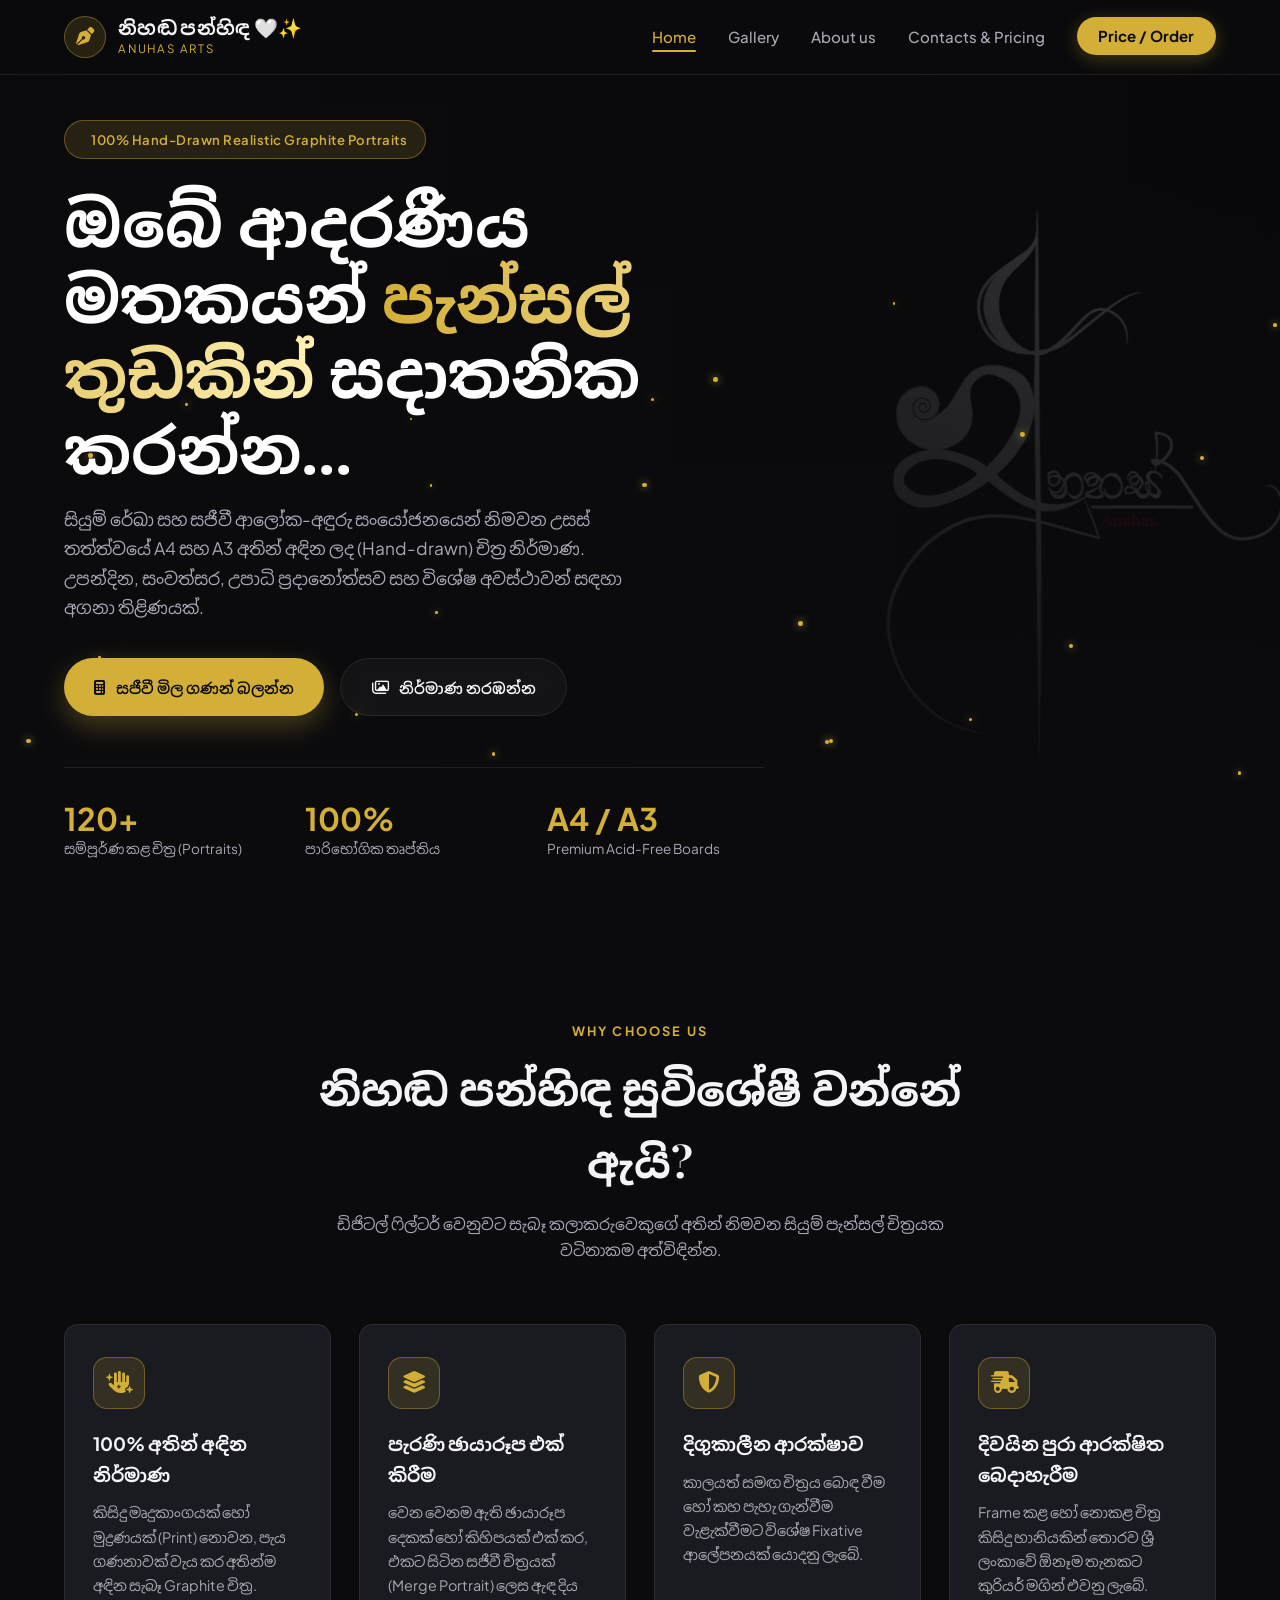
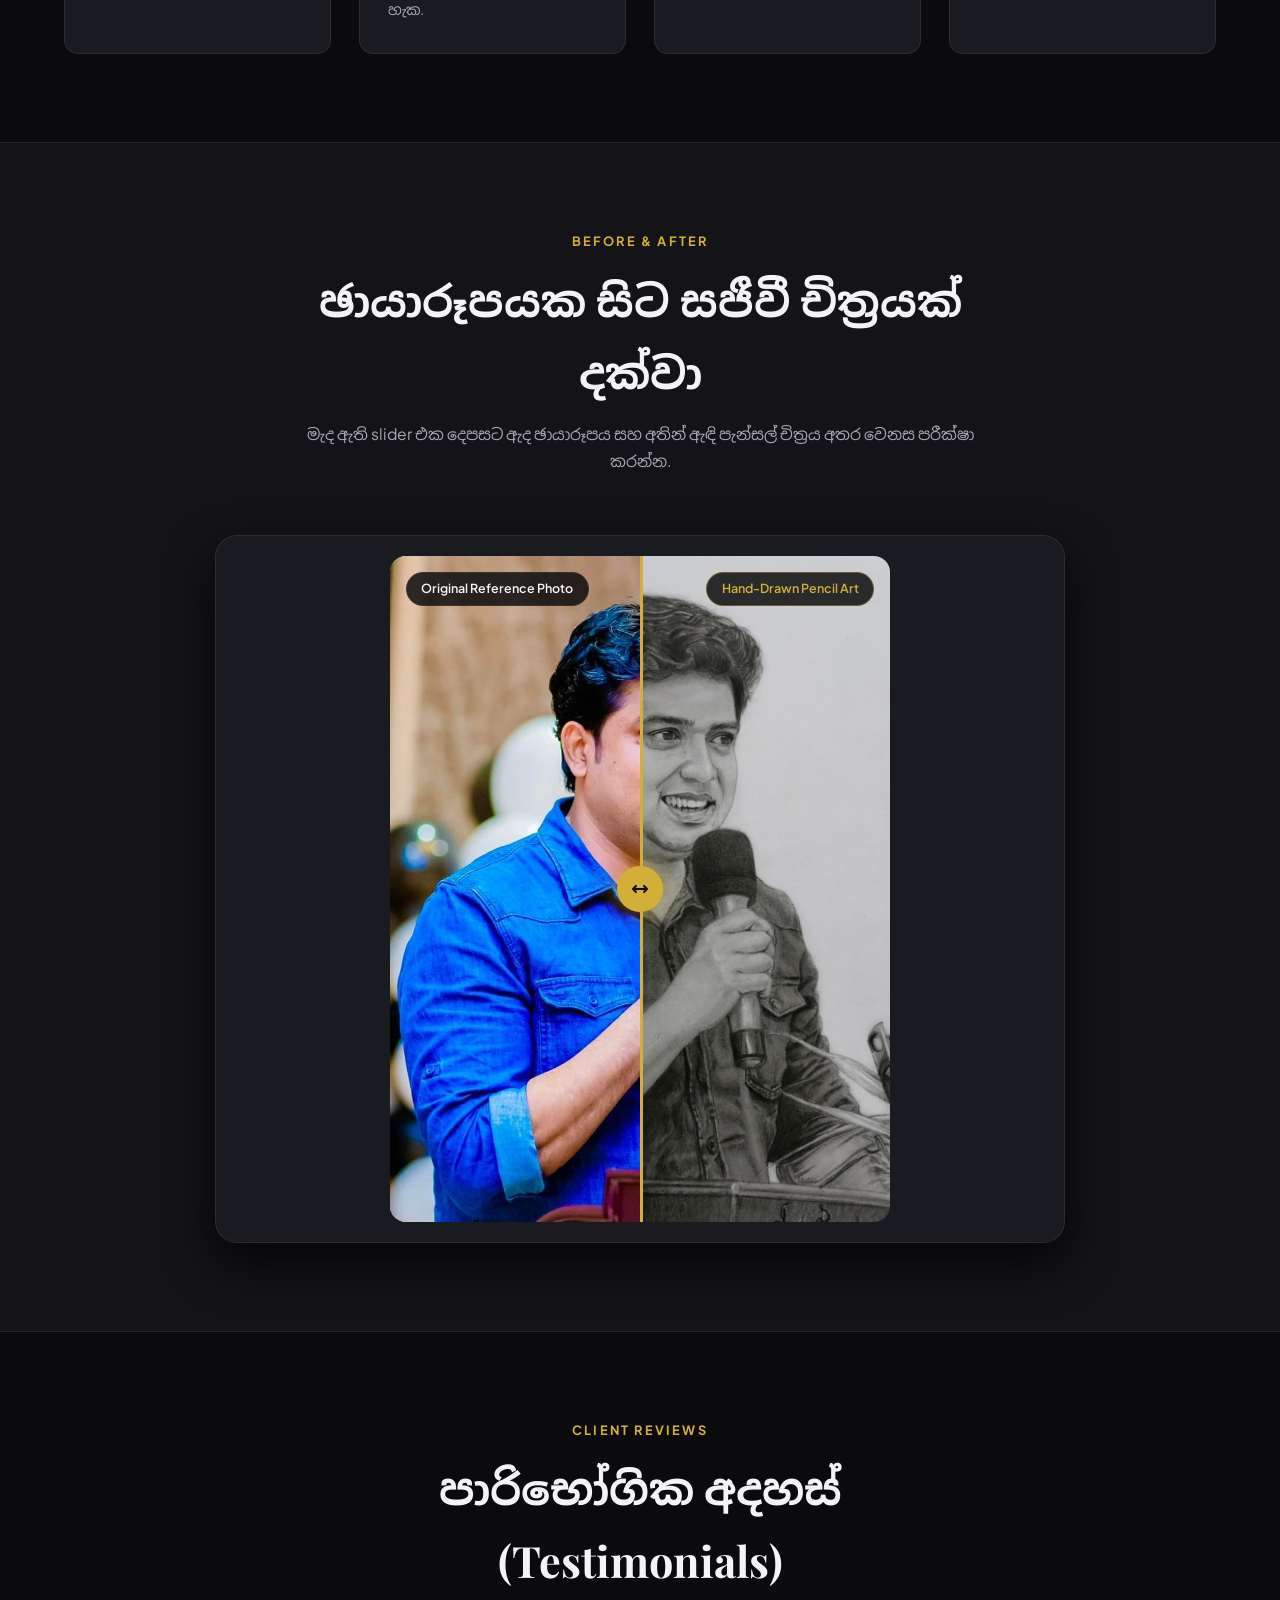
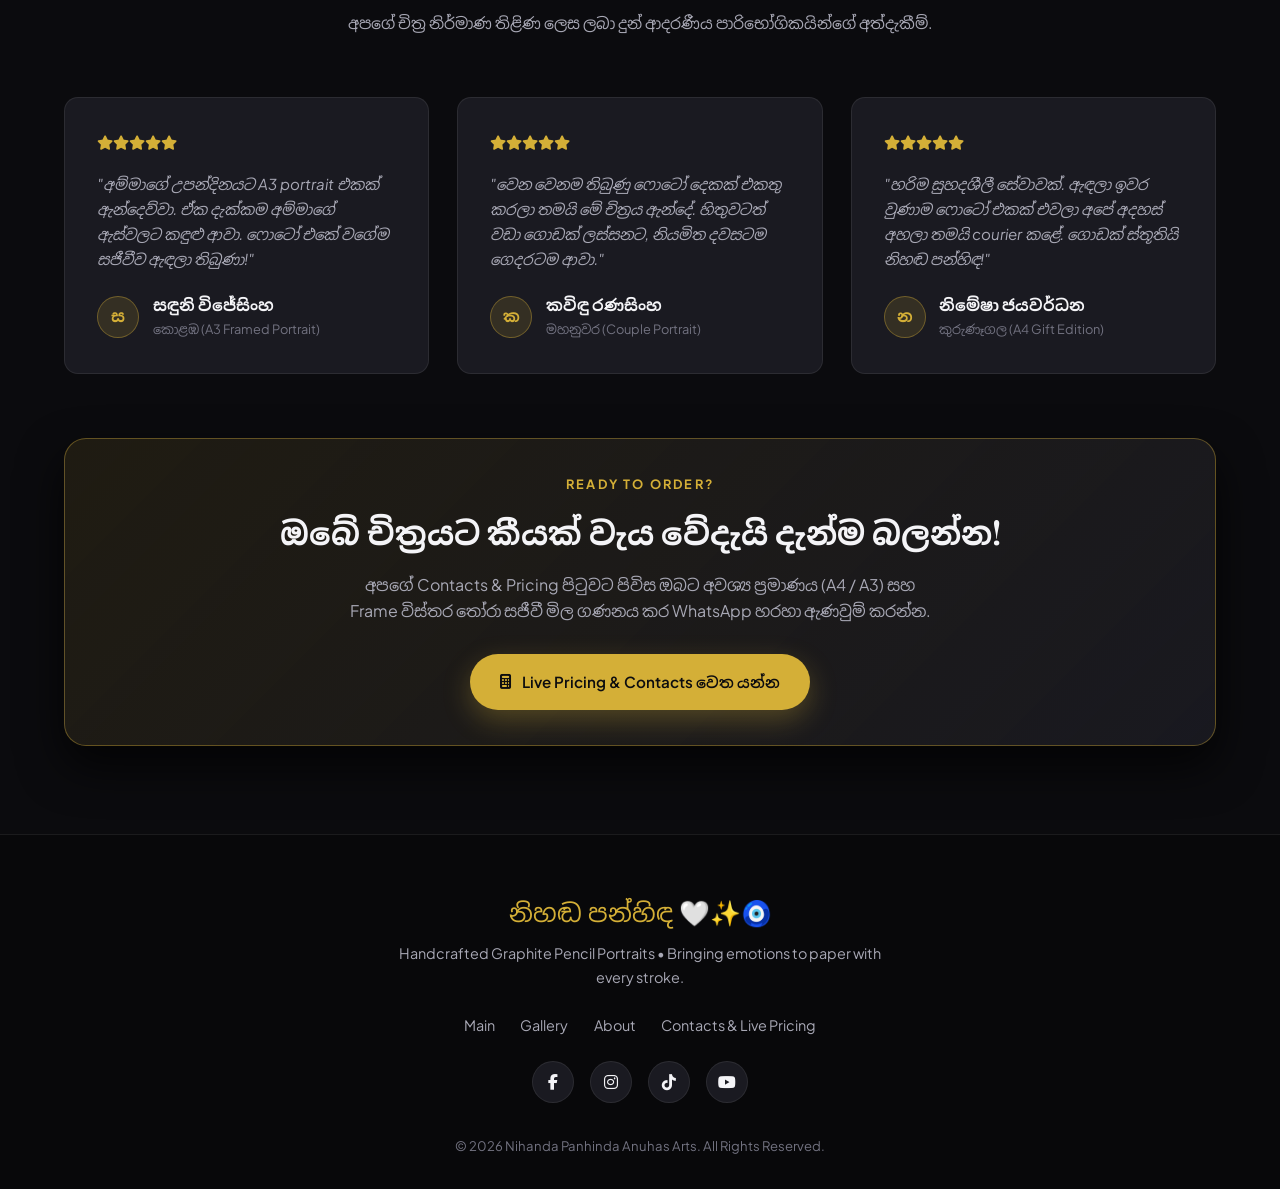
<file: nihanda-panhinda-advanced/index.html>
<!DOCTYPE html>
<html lang="si">
<head>
  <meta charset="UTF-8" />
  <meta name="viewport" content="width=device-width, initial-scale=1.0" />
  <link rel="preconnect" href="https://fonts.googleapis.com">
  <link rel="preconnect" href="https://fonts.gstatic.com" crossorigin>
  <link href="https://fonts.googleapis.com/css2?family=Noto+Sans+Sinhala:wght@400;500;600;700&family=Playfair+Display:wght@600;700&family=Plus+Jakarta+Sans:wght@400;500;600;700&display=swap" rel="stylesheet">
  <link rel="stylesheet" href="https://cdnjs.cloudflare.com/ajax/libs/font-awesome/6.5.1/css/all.min.css" />
  <link rel="stylesheet" href="style.css" />
  <title>Main | නිහඬ පන්හිඳ - Nihanda Panhinda Arts</title>
</head>
<body>

  <div class="scroll-progress" id="scrollProgress"></div>
  <header class="navbar" id="navbar">
    <div class="container nav-container">
      <a href="index.html" class="brand">
        <div class="brand-icon">
          <i class="fa-solid fa-pen-nib"></i>
        </div>
        <div class="brand-text">
          <h1>නිහඬ පන්හිඳ 🤍✨</h1>
          <span>Anuhas Arts</span>
        </div>
      </a>

      <button class="mobile-menu-btn" id="menuBtn" aria-label="Menu">
        <i class="fa-solid fa-bars"></i>
      </button>

      <ul class="nav-links" id="navLinks">
        <li><a href="index.html" class="active">Home</a></li>
        <li><a href="gallery.html" class="">Gallery</a></li>
        <li><a href="about.html" class="">About us</a></li>
        <li><a href="contacts.html" class="">Contacts &amp; Pricing</a></li>
        <li><a href="contacts.html#pricing" class="nav-cta">Price / Order</a></li>
      </ul>
    </div>
  </header>

  <main>
    <!-- Hero Section with Ambient Gold Dust Particles -->
    <section class="hero">
      <div class="particles-layer" id="particlesLayer"></div>
      <div class="container">
        <div class="hero-content">
          <div class="hero-badge">
            <i class="fa-solid fa-sparkles"></i>
            <span>100% Hand-Drawn Realistic Graphite Portraits</span>
          </div>

          <h2 class="hero-title">
            ඔබේ ආදරණීය මතකයන් <span>පැන්සල් තුඩකින්</span> සදාතනික කරන්න...
          </h2>

          <p class="hero-subtitle">
            සියුම් රේඛා සහ සජීවී ආලෝක-අඳුරු සංයෝජනයෙන් නිමවන උසස් තත්ත්වයේ A4 සහ A3 අතින් අඳින ලද (Hand-drawn) චිත්‍ර නිර්මාණ. උපන්දින, සංවත්සර, උපාධි ප්‍රදානෝත්සව සහ විශේෂ අවස්ථාවන් සඳහා අගනා තිළිණයක්.
          </p>

          <div class="hero-buttons">
            <a href="contacts.html#pricing" class="btn btn-primary">
              <i class="fa-solid fa-calculator"></i> සජීවී මිල ගණන් බලන්න
            </a>
            <a href="gallery.html" class="btn btn-outline">
              <i class="fa-regular fa-images"></i> නිර්මාණ නරඹන්න
            </a>
          </div>

          <div class="hero-stats">
            <div class="stat-item">
              <h3 class="counter" data-target="120">0+</h3>
              <p>සම්පූර්ණ කළ චිත්‍ර (Portraits)</p>
            </div>
            <div class="stat-item">
              <h3 class="counter" data-target="100">0%</h3>
              <p>පාරිභෝගික තෘප්තිය</p>
            </div>
            <div class="stat-item">
              <h3>A4 / A3</h3>
              <p>Premium Acid-Free Boards</p>
            </div>
          </div>
        </div>
      </div>
    </section>

    <!-- Why Choose Nihanda Panhinda (Rich Animated Content) -->
    <section>
      <div class="container">
        <div class="section-header reveal">
          <span class="section-tag">Why Choose Us</span>
          <h2>නිහඬ පන්හිඳ සුවිශේෂී වන්නේ ඇයි?</h2>
          <p>ඩිජිටල් ෆිල්ටර් වෙනුවට සැබෑ කලාකරුවෙකුගේ අතින් නිමවන සියුම් පැන්සල් චිත්‍රයක වටිනාකම අත්විඳින්න.</p>
        </div>

        <div class="features-grid">
          <div class="feature-box reveal delay-1">
            <div class="feature-icon"><i class="fa-solid fa-hand-sparkles"></i></div>
            <h3>100% අතින් අඳින නිර්මාණ</h3>
            <p>කිසිදු මෘදුකාංගයක් හෝ මුද්‍රණයක් (Print) නොවන, පැය ගණනාවක් වැය කර අතින්ම අඳින සැබෑ Graphite චිත්‍ර.</p>
          </div>

          <div class="feature-box reveal delay-2">
            <div class="feature-icon"><i class="fa-solid fa-layer-group"></i></div>
            <h3>පැරණි ඡායාරූප එක් කිරීම</h3>
            <p>වෙන වෙනම ඇති ඡායාරූප දෙකක් හෝ කිහිපයක් එක් කර, එකට සිටින සජීවී චිත්‍රයක් (Merge Portrait) ලෙස ඇඳ දිය හැක.</p>
          </div>

          <div class="feature-box reveal delay-3">
            <div class="feature-icon"><i class="fa-solid fa-shield-halved"></i></div>
            <h3>දිගුකාලීන ආරක්ෂාව</h3>
            <p>කාලයත් සමඟ චිත්‍රය බොඳ වීම හෝ කහ පැහැ ගැන්වීම වැළැක්වීමට විශේෂ Fixative ආලේපනයක් යොදනු ලැබේ.</p>
          </div>

          <div class="feature-box reveal delay-4">
            <div class="feature-icon"><i class="fa-solid fa-truck-fast"></i></div>
            <h3>දිවයින පුරා ආරක්ෂිත බෙදාහැරීම</h3>
            <p>Frame කළ හෝ නොකළ චිත්‍ර කිසිදු හානියකින් තොරව ශ්‍රී ලංකාවේ ඕනෑම තැනකට කුරියර් මගින් එවනු ලැබේ.</p>
          </div>
        </div>
      </div>
    </section>

    <!-- Before & After Interactive Comparison -->
    <section class="section-alt">
      <div class="container">
        <div class="section-header reveal">
          <span class="section-tag">Before &amp; After</span>
          <h2>ඡායාරූපයක සිට සජීවී චිත්‍රයක් දක්වා</h2>
          <p>මැද ඇති slider එක දෙපසට ඇද ඡායාරූපය සහ අතින් ඇඳි පැන්සල් චිත්‍රය අතර වෙනස පරීක්ෂා කරන්න.</p>
        </div>

        <div class="comparison-wrapper reveal reveal-scale">
          <div class="ba-container" id="baContainer" style="position: relative; width: 100%; max-width: 500px; aspect-ratio: 3 / 4; height: auto; margin: 0 auto; background: #141418; border-radius: 16px; overflow: hidden;">
  
  <!-- After Image (ඔයා ඇඳපු චිත්‍රය - යටින් ඇති layer එක) -->
  <img src="assets/after.jpg" alt="Hand-Drawn Pencil Art" 
       style="position: absolute; inset: 0; width: 100%; height: 100%; object-fit: cover; object-position: top; display: block;">
  <span class="ba-badge badge-right">Hand-Drawn Pencil Art</span>

  <!-- Before Image (මුල් ඡායාරූපය - උඩින් ඇති layer එක, clip-path මගින් කැපේ) -->
  <img id="baBeforeImg" src="assets/before.jpg" alt="Original Photo" 
       style="position: absolute; inset: 0; width: 100%; height: 100%; object-fit: cover; object-position: top; display: block; clip-path: inset(0 50% 0 0);">
  <span class="ba-badge badge-left">Original Reference Photo</span>

  <!-- මැද රන්වන් බෙදුම් රේඛාව සහ Handle එක -->
  <div id="baLine" style="position: absolute; top: 0; bottom: 0; left: 50%; width: 3px; background: #d4af37; pointer-events: none; z-index: 5;"></div>
  <div class="ba-handle" id="baHandle" style="left: 50%;">
    <i class="fa-solid fa-arrows-left-right"></i>
  </div>

  <input type="range" min="5" max="95" value="50" class="ba-slider-range" id="baSlider" aria-label="Before and after comparison slider">
</div>
        </div>
      </div>
    </section>

    <!-- Client Testimonials -->
    <section>
      <div class="container">
        <div class="section-header reveal">
          <span class="section-tag">Client Reviews</span>
          <h2>පාරිභෝගික අදහස් (Testimonials)</h2>
          <p>අපගේ චිත්‍ර නිර්මාණ තිළිණ ලෙස ලබා දුන් ආදරණීය පාරිභෝගිකයින්ගේ අත්දැකීම්.</p>
        </div>

        <div class="testimonials-grid">
          <div class="testimonial-card reveal delay-1">
            <div class="stars">
              <i class="fa-solid fa-star"></i><i class="fa-solid fa-star"></i><i class="fa-solid fa-star"></i><i class="fa-solid fa-star"></i><i class="fa-solid fa-star"></i>
            </div>
            <p>"අම්මාගේ උපන්දිනයට A3 portrait එකක් ඇන්දෙව්වා. ඒක දැක්කම අම්මාගේ ඇස්වලට කඳුළු ආවා. ෆොටෝ එකේ වගේම සජීවීව ඇඳලා තිබුණා!"</p>
            <div class="client-meta">
              <div class="client-avatar">ස</div>
              <div>
                <strong>සඳුනි විජේසිංහ</strong>
                <span style="display: block; font-size: 0.8rem; color: var(--text-muted);">කොළඹ (A3 Framed Portrait)</span>
              </div>
            </div>
          </div>

          <div class="testimonial-card reveal delay-2">
            <div class="stars">
              <i class="fa-solid fa-star"></i><i class="fa-solid fa-star"></i><i class="fa-solid fa-star"></i><i class="fa-solid fa-star"></i><i class="fa-solid fa-star"></i>
            </div>
            <p>"වෙන වෙනම තිබුණු ෆොටෝ දෙකක් එකතු කරලා තමයි මේ චිත්‍රය ඇන්දේ. හිතුවටත් වඩා ගොඩක් ලස්සනට, නියමිත දවසටම ගෙදරටම ආවා."</p>
            <div class="client-meta">
              <div class="client-avatar">ක</div>
              <div>
                <strong>කවිඳු රණසිංහ</strong>
                <span style="display: block; font-size: 0.8rem; color: var(--text-muted);">මහනුවර (Couple Portrait)</span>
              </div>
            </div>
          </div>

          <div class="testimonial-card reveal delay-3">
            <div class="stars">
              <i class="fa-solid fa-star"></i><i class="fa-solid fa-star"></i><i class="fa-solid fa-star"></i><i class="fa-solid fa-star"></i><i class="fa-solid fa-star"></i>
            </div>
            <p>"හරිම සුහදශීලී සේවාවක්. ඇඳලා ඉවර වුණාම ෆොටෝ එකක් එවලා අපේ අදහස් අහලා තමයි courier කළේ. ගොඩක් ස්තූතියි නිහඬ පන්හිඳ!"</p>
            <div class="client-meta">
              <div class="client-avatar">න</div>
              <div>
                <strong>නිමේෂා ජයවර්ධන</strong>
                <span style="display: block; font-size: 0.8rem; color: var(--text-muted);">කුරුණෑගල (A4 Gift Edition)</span>
              </div>
            </div>
          </div>
        </div>

        <!-- Call to Action Banner directing to Contacts / Live Pricing Page -->
        <div class="info-card reveal" style="margin-top: 4rem; text-align: center; border-color: var(--border-gold); background: linear-gradient(135deg, rgba(212, 175, 55, 0.1), rgba(26, 26, 33, 0.95));">
          <span class="section-tag">Ready to Order?</span>
          <h2 style="font-family: 'Playfair Display', 'Noto Sans Sinhala', serif; font-size: 2rem; margin-bottom: 0.8rem;">
            ඔබේ චිත්‍රයට කීයක් වැය වේදැයි දැන්ම බලන්න!
          </h2>
          <p style="color: var(--text-secondary); max-width: 600px; margin: 0 auto 1.8rem;">
            අපගේ Contacts &amp; Pricing පිටුවට පිවිස ඔබට අවශ්‍ය ප්‍රමාණය (A4 / A3) සහ Frame විස්තර තෝරා සජීවී මිල ගණනය කර WhatsApp හරහා ඇණවුම් කරන්න.
          </p>
          <a href="contacts.html#pricing" class="btn btn-primary">
            <i class="fa-solid fa-calculator"></i> Live Pricing &amp; Contacts වෙත යන්න
          </a>
        </div>
      </div>
    </section>
  </main>

  <footer>
    <div class="container">
      <div class="footer-brand">නිහඬ පන්හිඳ 🤍✨🧿</div>
      <p class="footer-text">
        Handcrafted Graphite Pencil Portraits • Bringing emotions to paper with every stroke.
      </p>
      <div class="footer-nav">
        <a href="index.html">Main</a>
        <a href="gallery.html">Gallery</a>
        <a href="about.html">About</a>
        <a href="contacts.html">Contacts &amp; Live Pricing</a>
      </div>
      <div class="social-links">
        <a href="https://www.facebook.com/s.srianuhas.26" aria-label="Facebook"><i class="fa-brands fa-facebook-f"></i></a>
        <a href="https://www.instagram.com/s.srianuhasofficial" aria-label="Instagram"><i class="fa-brands fa-instagram"></i></a>
        <a href="https://www.tiktok.com/@s.srianuhasofficial" aria-label="TikTok"><i class="fa-brands fa-tiktok"></i></a>
        <a href="#" aria-label="YouTube"><i class="fa-brands fa-youtube"></i></a>
      </div>
      <p class="copyright">&copy; 2026 Nihanda Panhinda Anuhas Arts. All Rights Reserved.</p>
    </div>
  </footer>

  <script src="script.js"></script>
</body>
</html>
</file>
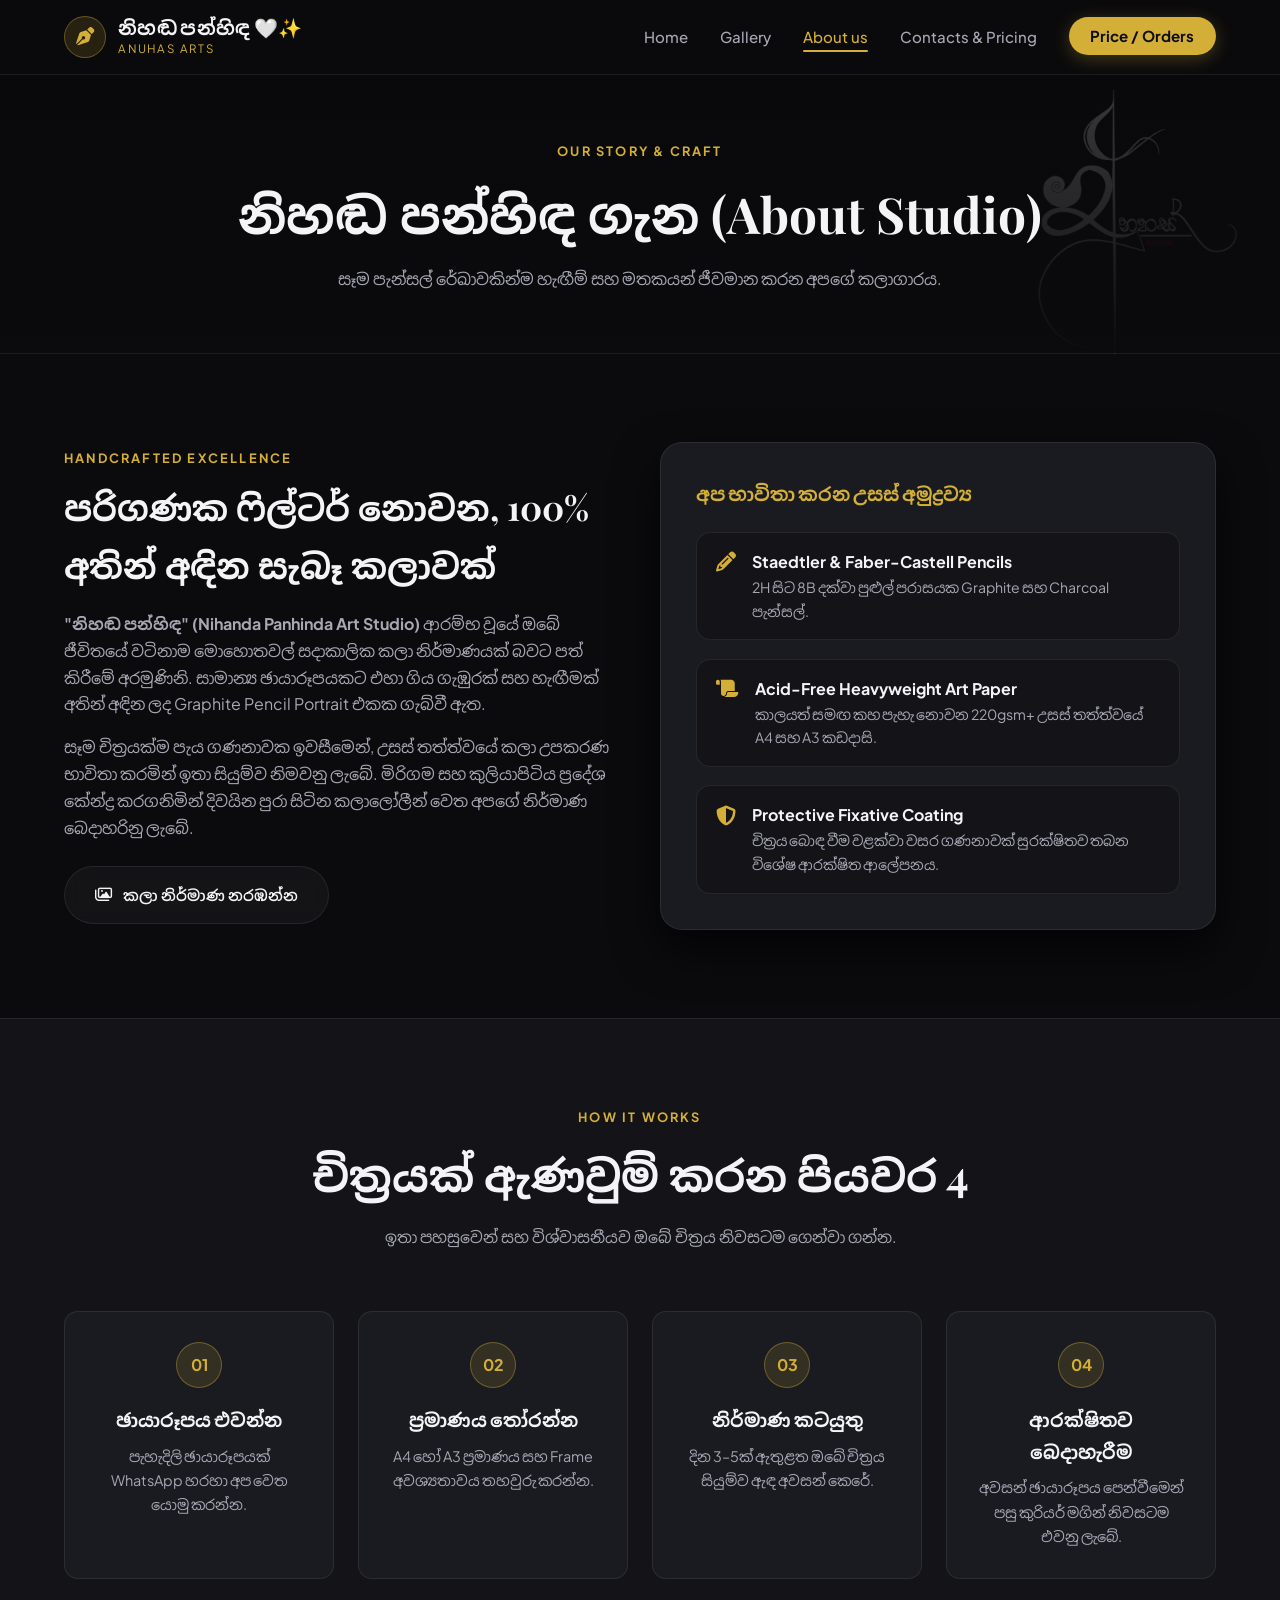
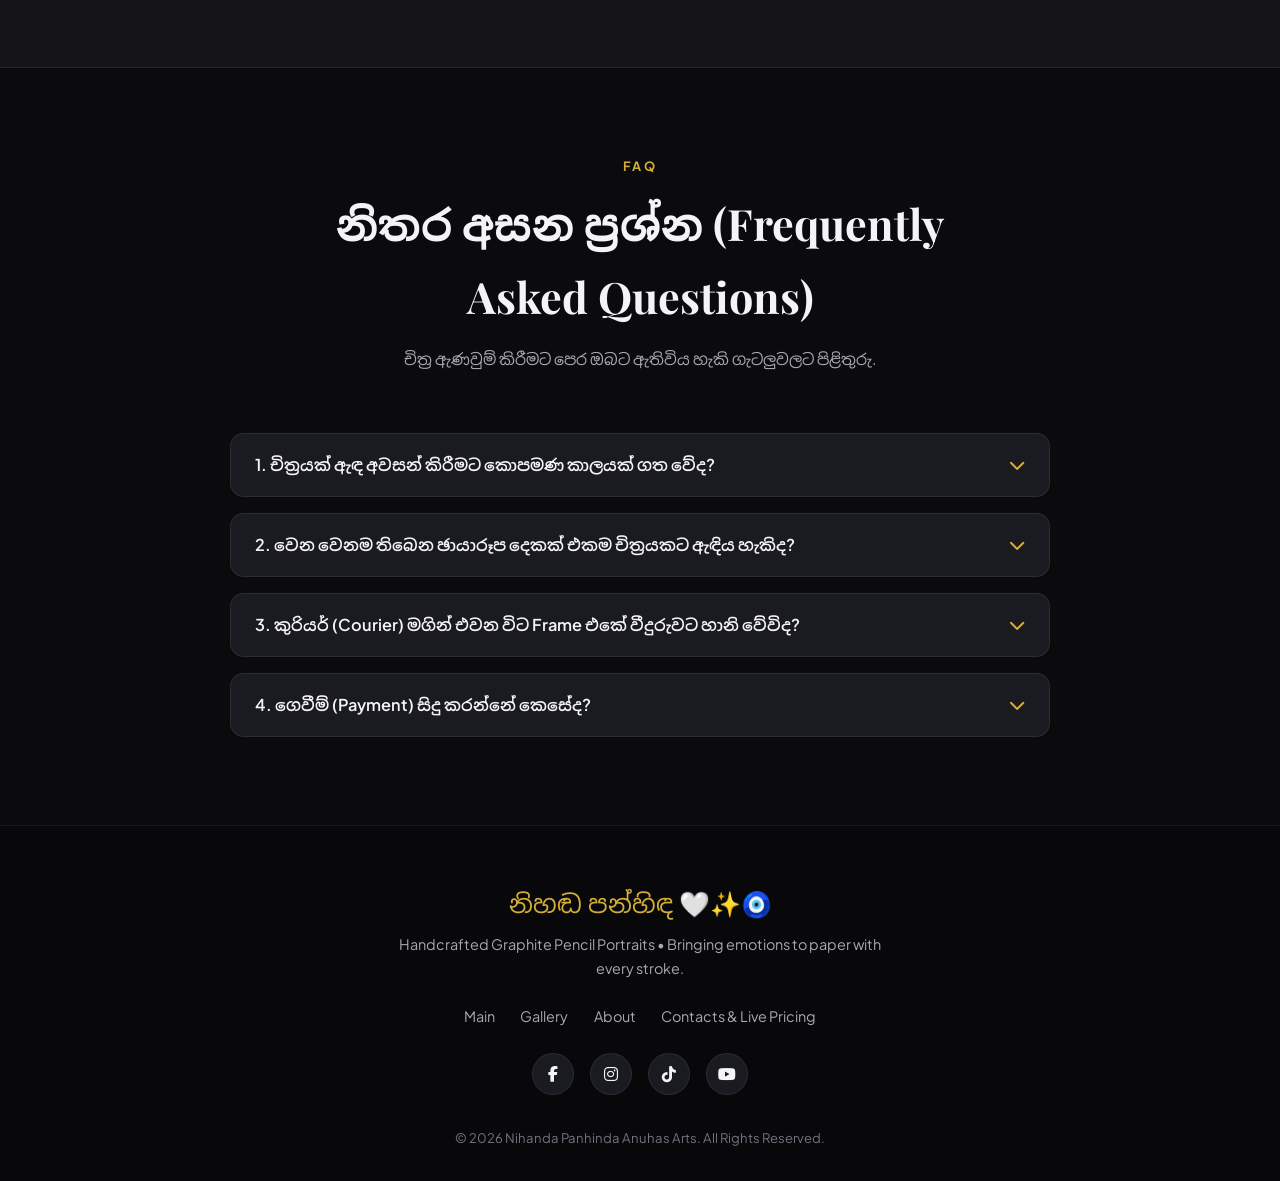
<file: nihanda-panhinda-advanced/about.html>
<!DOCTYPE html>
<html lang="si">
<head>
  <meta charset="UTF-8" />
  <meta name="viewport" content="width=device-width, initial-scale=1.0" />
  <link rel="preconnect" href="https://fonts.googleapis.com">
  <link rel="preconnect" href="https://fonts.gstatic.com" crossorigin>
  <link href="https://fonts.googleapis.com/css2?family=Noto+Sans+Sinhala:wght@400;500;600;700&family=Playfair+Display:wght@600;700&family=Plus+Jakarta+Sans:wght@400;500;600;700&display=swap" rel="stylesheet">
  <link rel="stylesheet" href="https://cdnjs.cloudflare.com/ajax/libs/font-awesome/6.5.1/css/all.min.css" />
  <link rel="stylesheet" href="style.css" />
  <title>About | නිහඬ පන්හිඳ - අප ගැන</title>
</head>
<body>

  <div class="scroll-progress" id="scrollProgress"></div>
  <header class="navbar" id="navbar">
    <div class="container nav-container">
      <a href="index.html" class="brand">
        <div class="brand-icon">
          <i class="fa-solid fa-pen-nib"></i>
        </div>
        <div class="brand-text">
          <h1>නිහඬ පන්හිඳ 🤍✨</h1>
          <span>Anuhas Arts</span>
        </div>
      </a>

      <button class="mobile-menu-btn" id="menuBtn" aria-label="Menu">
        <i class="fa-solid fa-bars"></i>
      </button>

      <ul class="nav-links" id="navLinks">
        <li><a href="index.html" class="">Home</a></li>
        <li><a href="gallery.html" class="">Gallery</a></li>
        <li><a href="about.html" class="active">About us</a></li>
        <li><a href="contacts.html" class="">Contacts &amp; Pricing</a></li>
        <li><a href="contacts.html#pricing" class="nav-cta">Price / Orders</a></li>
      </ul>
    </div>
  </header>

  <main>
    <div class="page-banner">
      <div class="container reveal active">
        <span class="section-tag">Our Story &amp; Craft</span>
        <h1>නිහඬ පන්හිඳ ගැන (About Studio)</h1>
        <p>සෑම පැන්සල් රේඛාවකින්ම හැඟීම් සහ මතකයන් ජීවමාන කරන අපගේ කලාගාරය.</p>
      </div>
    </div>

    <section>
      <div class="container">
        <div class="two-col-grid">
          <div class="reveal reveal-left">
            <span class="section-tag">Handcrafted Excellence</span>
            <h2 style="font-family: 'Playfair Display', 'Noto Sans Sinhala', serif; font-size: 2.15rem; margin-bottom: 1rem;">
              පරිගණක ෆිල්ටර් නොවන, 100% අතින් අඳින සැබෑ කලාවක්
            </h2>
            <p style="color: var(--text-secondary); margin-bottom: 1rem;">
              <strong>"නිහඬ පන්හිඳ" (Nihanda Panhinda Art Studio)</strong> ආරම්භ වූයේ ඔබේ ජීවිතයේ වටිනාම මොහොතවල් සදාකාලික කලා නිර්මාණයක් බවට පත් කිරීමේ අරමුණිනි. සාමාන්‍ය ඡායාරූපයකට එහා ගිය ගැඹුරක් සහ හැඟීමක් අතින් අඳින ලද Graphite Pencil Portrait එකක ගැබ්වී ඇත.
            </p>
            <p style="color: var(--text-secondary); margin-bottom: 1.5rem;">
              සෑම චිත්‍රයක්ම පැය ගණනාවක ඉවසීමෙන්, උසස් තත්ත්වයේ කලා උපකරණ භාවිතා කරමින් ඉතා සියුම්ව නිමවනු ලැබේ. මිරිගම සහ කුලියාපිටිය ප්‍රදේශ කේන්ද්‍ර කරගනිමින් දිවයින පුරා සිටින කලාලෝලීන් වෙත අපගේ නිර්මාණ බෙදාහරිනු ලැබේ.
            </p>
            <a href="gallery.html" class="btn btn-outline">
              <i class="fa-regular fa-images"></i> කලා නිර්මාණ නරඹන්න
            </a>
          </div>

          <div class="info-card reveal reveal-right">
            <h3 style="color: var(--accent-gold); margin-bottom: 0.5rem;">අප භාවිතා කරන උසස් අමුද්‍රව්‍ය</h3>
            <ul class="feature-list">
              <li>
                <i class="fa-solid fa-pencil"></i>
                <div>
                  <strong>Staedtler &amp; Faber-Castell Pencils</strong>
                  <p style="font-size: 0.88rem; color: var(--text-secondary);">2H සිට 8B දක්වා පුළුල් පරාසයක Graphite සහ Charcoal පැන්සල්.</p>
                </div>
              </li>
              <li>
                <i class="fa-solid fa-scroll"></i>
                <div>
                  <strong>Acid-Free Heavyweight Art Paper</strong>
                  <p style="font-size: 0.88rem; color: var(--text-secondary);">කාලයත් සමඟ කහ පැහැ නොවන 220gsm+ උසස් තත්ත්වයේ A4 සහ A3 කඩදාසි.</p>
                </div>
              </li>
              <li>
                <i class="fa-solid fa-shield-halved"></i>
                <div>
                  <strong>Protective Fixative Coating</strong>
                  <p style="font-size: 0.88rem; color: var(--text-secondary);">චිත්‍රය බොඳ වීම වළක්වා වසර ගණනාවක් සුරක්ෂිතව තබන විශේෂ ආරක්ෂිත ආලේපනය.</p>
                </div>
              </li>
            </ul>
          </div>
        </div>
      </div>
    </section>

    <!-- 4 Step Workflow -->
    <section class="section-alt">
      <div class="container">
        <div class="section-header reveal">
          <span class="section-tag">How It Works</span>
          <h2>චිත්‍රයක් ඇණවුම් කරන පියවර 4</h2>
          <p>ඉතා පහසුවෙන් සහ විශ්වාසනීයව ඔබේ චිත්‍රය නිවසටම ගෙන්වා ගන්න.</p>
        </div>

        <div class="process-grid">
          <div class="step-card reveal delay-1">
            <div class="step-num">01</div>
            <h3 style="margin-bottom: 0.5rem;">ඡායාරූපය එවන්න</h3>
            <p style="font-size: 0.9rem; color: var(--text-secondary);">පැහැදිලි ඡායාරූපයක් WhatsApp හරහා අප වෙත යොමු කරන්න.</p>
          </div>
          <div class="step-card reveal delay-2">
            <div class="step-num">02</div>
            <h3 style="margin-bottom: 0.5rem;">ප්‍රමාණය තෝරන්න</h3>
            <p style="font-size: 0.9rem; color: var(--text-secondary);">A4 හෝ A3 ප්‍රමාණය සහ Frame අවශ්‍යතාවය තහවුරු කරන්න.</p>
          </div>
          <div class="step-card reveal delay-3">
            <div class="step-num">03</div>
            <h3 style="margin-bottom: 0.5rem;">නිර්මාණ කටයුතු</h3>
            <p style="font-size: 0.9rem; color: var(--text-secondary);">දින 3–5ක් ඇතුළත ඔබේ චිත්‍රය සියුම්ව ඇඳ අවසන් කෙරේ.</p>
          </div>
          <div class="step-card reveal delay-4">
            <div class="step-num">04</div>
            <h3 style="margin-bottom: 0.5rem;">ආරක්ෂිතව බෙදාහැරීම</h3>
            <p style="font-size: 0.9rem; color: var(--text-secondary);">අවසන් ඡායාරූපය පෙන්වීමෙන් පසු කුරියර් මගින් නිවසටම එවනු ලැබේ.</p>
          </div>
        </div>
      </div>
    </section>

    <!-- FAQ Accordion Section -->
    <section>
      <div class="container">
        <div class="section-header reveal">
          <span class="section-tag">FAQ</span>
          <h2>නිතර අසන ප්‍රශ්න (Frequently Asked Questions)</h2>
          <p>චිත්‍ර ඇණවුම් කිරීමට පෙර ඔබට ඇතිවිය හැකි ගැටලුවලට පිළිතුරු.</p>
        </div>

        <div class="faq-list reveal">
          <div class="faq-item">
            <button class="faq-question">
              <span>1. චිත්‍රයක් ඇඳ අවසන් කිරීමට කොපමණ කාලයක් ගත වේද?</span>
              <i class="fa-solid fa-chevron-down"></i>
            </button>
            <div class="faq-answer">
              සාමාන්‍යයෙන් A4 හෝ A3 චිත්‍රයක් ඉතා සියුම්ව ඇඳ අවසන් කිරීමට දින 3 සිට 15 දක්වා කාලයක් ගත වේ. ඔබට හදිසි උපන්දිනයක් හෝ විශේෂ අවස්ථාවක් සඳහා අවශ්‍ය නම් කල් ඇතිව දැනුම් දීමෙන් Express Delivery ලබා ගත හැක.
            </div>
          </div>

          <div class="faq-item">
            <button class="faq-question">
              <span>2. වෙන වෙනම තිබෙන ඡායාරූප දෙකක් එකම චිත්‍රයකට ඇඳිය හැකිද?</span>
              <i class="fa-solid fa-chevron-down"></i>
            </button>
            <div class="faq-answer">
              ඔව්, අනිවාර්යයෙන්ම! වෙන වෙනම තිබෙන ඡායාරූප දෙකක් හෝ කිහිපයක් ඉතා ස්වභාවික ආකාරයට එකම චිත්‍රයක (Couple හෝ Family Portrait ලෙස) සංයෝජනය කර ඇඳ දිය හැක.
            </div>
          </div>

          <div class="faq-item">
            <button class="faq-question">
              <span>3. කුරියර් (Courier) මගින් එවන විට Frame එකේ වීදුරුවට හානි වේවිද?</span>
              <i class="fa-solid fa-chevron-down"></i>
            </button>
            <div class="faq-answer">
              නැත. අප සෑම Framed portrait එකක්ම Bubble wrap සහ ඝනකම් ආරක්ෂිත පෙට්ටි (Protective packaging) භාවිතා කර ඉතා සුරක්ෂිතව ඇසුරුම් කර යවන බැවින් කිසිදු හානියකින් තොරව නිවසටම ලැබේ.
            </div>
          </div>

          <div class="faq-item">
            <button class="faq-question">
              <span>4. ගෙවීම් (Payment) සිදු කරන්නේ කෙසේද?</span>
              <i class="fa-solid fa-chevron-down"></i>
            </button>
            <div class="faq-answer">
              ඇණවුම තහවුරු කිරීමේදී මූලික අත්තිකාරම් මුදලක් (Advance) බැංකු ගිණුමට (Bank Transfer / Online Banking) බැර කළ යුතු අතර, චිත්‍රය ඇඳ අවසන් වූ පසු එහි ඡායාරූපයක් ඔබට පෙන්වීමෙන් අනතුරුව ඉතිරි මුදල ගෙවිය හැක.
            </div>
          </div>
        </div>
      </div>
    </section>
  </main>

  <footer>
    <div class="container">
      <div class="footer-brand">නිහඬ පන්හිඳ 🤍✨🧿</div>
      <p class="footer-text">
        Handcrafted Graphite Pencil Portraits • Bringing emotions to paper with every stroke.
      </p>
      <div class="footer-nav">
        <a href="index.html">Main</a>
        <a href="gallery.html">Gallery</a>
        <a href="about.html">About</a>
        <a href="contacts.html">Contacts &amp; Live Pricing</a>
      </div>
      <div class="social-links">
        <a href="https://www.facebook.com/s.srianuhas.26" aria-label="Facebook"><i class="fa-brands fa-facebook-f"></i></a>
        <a href="https://www.instagram.com/s.srianuhasofficial" aria-label="Instagram"><i class="fa-brands fa-instagram"></i></a>
        <a href="https://www.tiktok.com/@s.srianuhasofficial" aria-label="TikTok"><i class="fa-brands fa-tiktok"></i></a>
        <a href="#" aria-label="YouTube"><i class="fa-brands fa-youtube"></i></a>
      </div>
      <p class="copyright">&copy; 2026 Nihanda Panhinda Anuhas Arts. All Rights Reserved.</p>
    </div>
  </footer>

  <script src="script.js"></script>
</body>
</html>
</file>
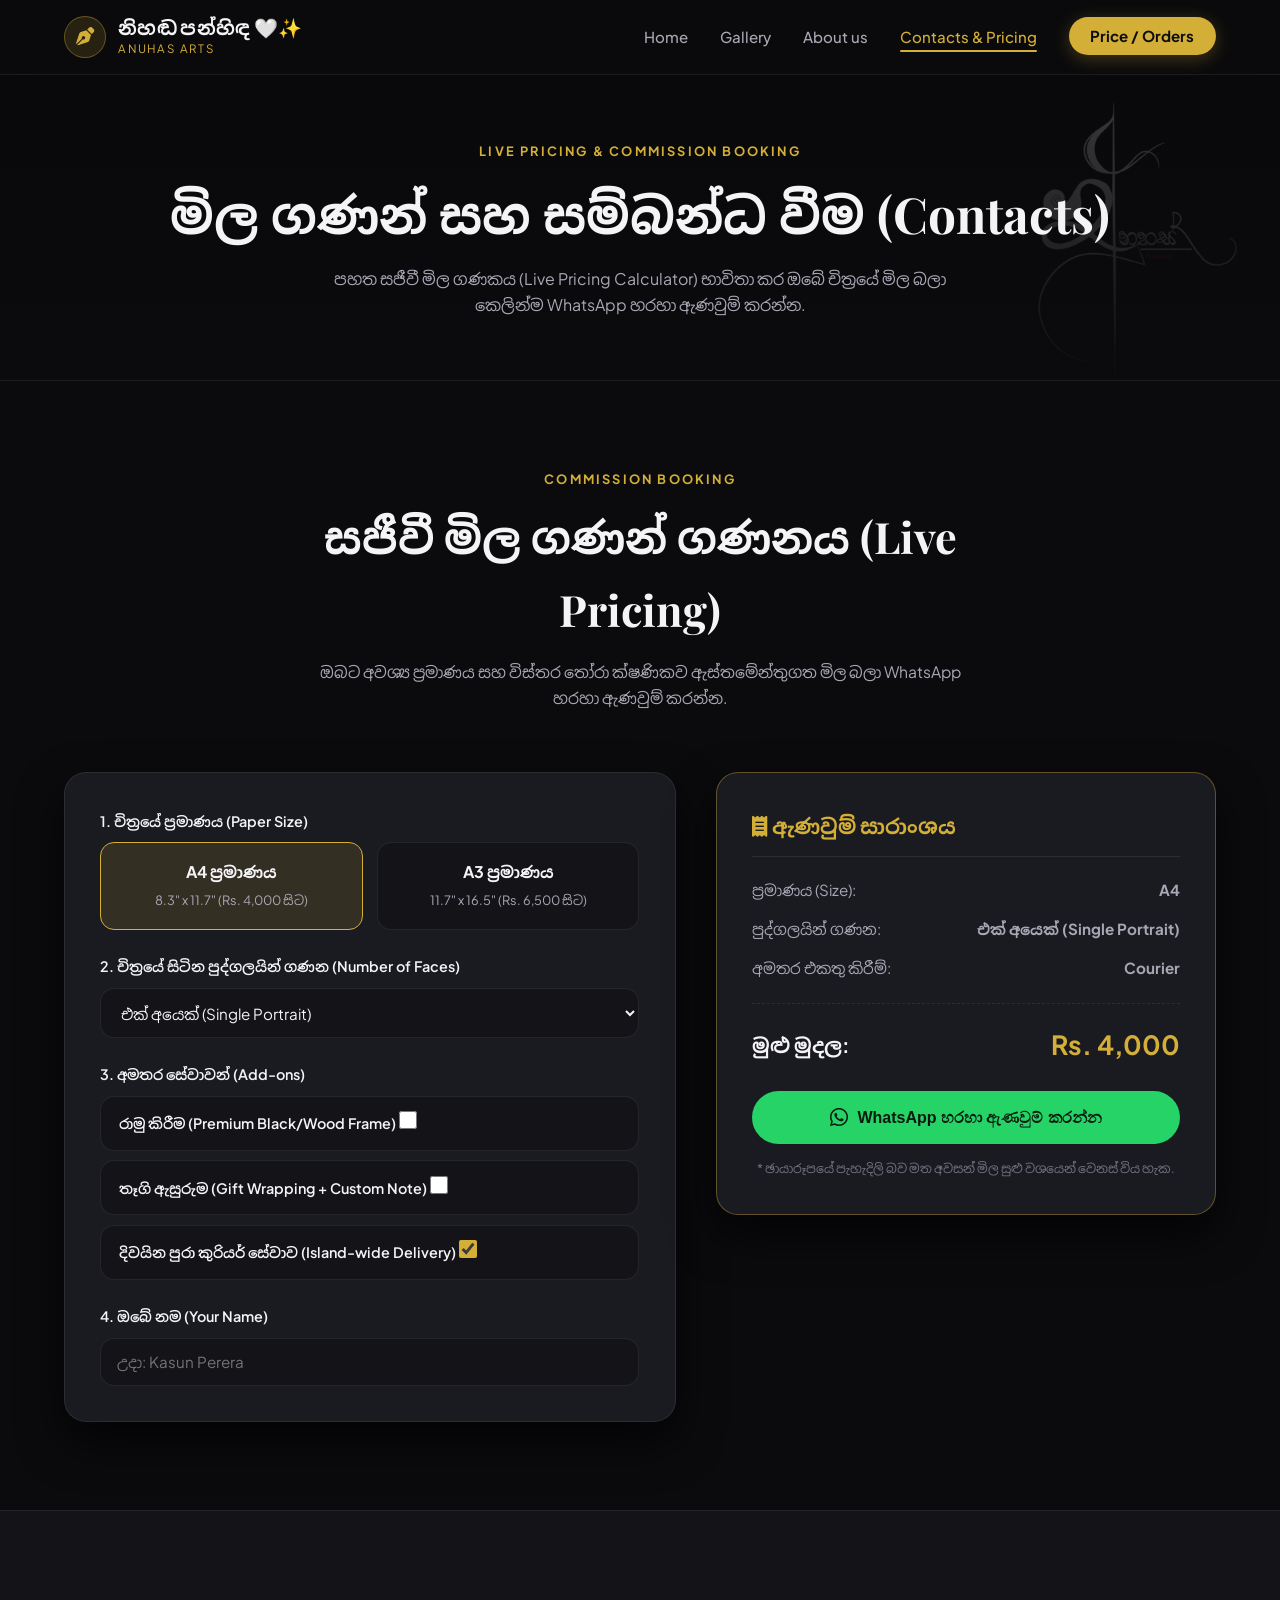
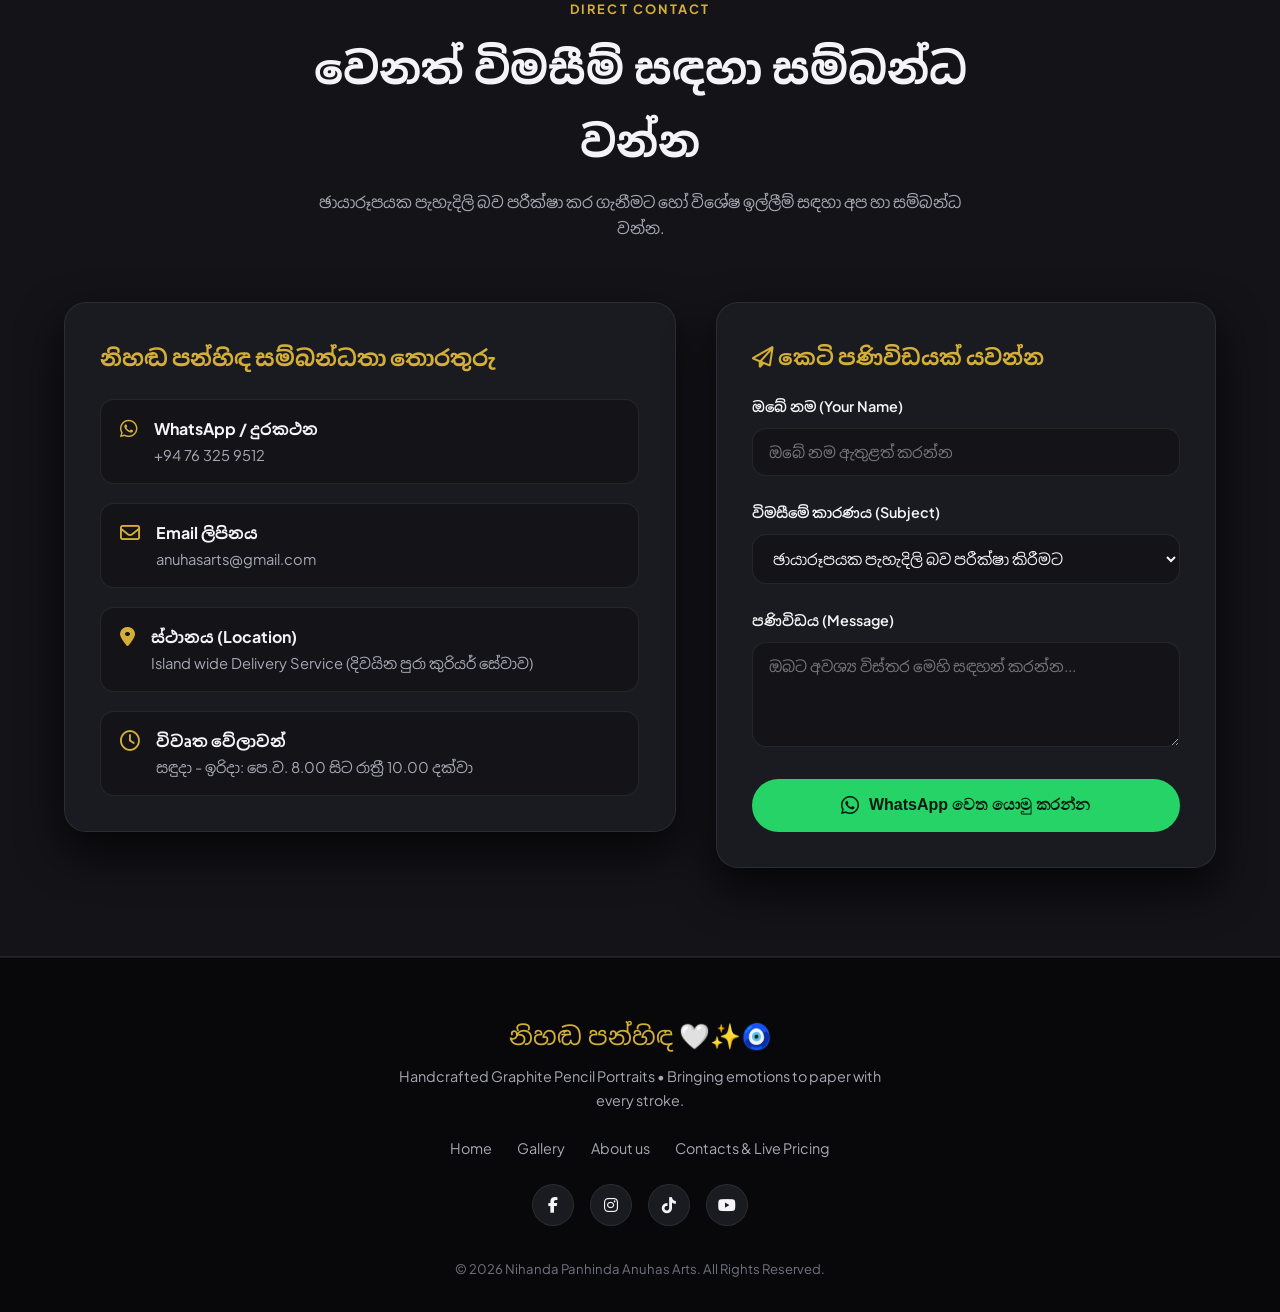
<file: nihanda-panhinda-advanced/contacts.html>
<!DOCTYPE html>
<html lang="si">
<head>
  <meta charset="UTF-8" />
  <meta name="viewport" content="width=device-width, initial-scale=1.0" />
  <link rel="preconnect" href="https://fonts.googleapis.com">
  <link rel="preconnect" href="https://fonts.gstatic.com" crossorigin>
  <link href="https://fonts.googleapis.com/css2?family=Noto+Sans+Sinhala:wght@400;500;600;700&family=Playfair+Display:wght@600;700&family=Plus+Jakarta+Sans:wght@400;500;600;700&display=swap" rel="stylesheet">
  <link rel="stylesheet" href="https://cdnjs.cloudflare.com/ajax/libs/font-awesome/6.5.1/css/all.min.css" />
  <link rel="stylesheet" href="style.css" />
  <title>Contacts &amp; Live Pricing | නිහඬ පන්හිඳ</title>
</head>
<body>

  <div class="scroll-progress" id="scrollProgress"></div>
  <header class="navbar" id="navbar">
    <div class="container nav-container">
      <a href="index.html" class="brand">
        <div class="brand-icon">
          <i class="fa-solid fa-pen-nib"></i>
        </div>
        <div class="brand-text">
          <h1>නිහඬ පන්හිඳ 🤍✨</h1>
          <span>Anuhas Arts</span>
        </div>
      </a>

      <button class="mobile-menu-btn" id="menuBtn" aria-label="Menu">
        <i class="fa-solid fa-bars"></i>
      </button>

      <ul class="nav-links" id="navLinks">
        <li><a href="index.html" class="">Home</a></li>
        <li><a href="gallery.html" class="">Gallery</a></li>
        <li><a href="about.html" class="">About us</a></li>
        <li><a href="contacts.html" class="active">Contacts &amp; Pricing</a></li>
        <li><a href="contacts.html#pricing" class="nav-cta">Price / Orders</a></li>
      </ul>
    </div>
  </header>

  <main>
    <div class="page-banner">
      <div class="container reveal active">
        <span class="section-tag">Live Pricing &amp; Commission Booking</span>
        <h1>මිල ගණන් සහ සම්බන්ධ වීම (Contacts)</h1>
        <p>පහත සජීවී මිල ගණකය (Live Pricing Calculator) භාවිතා කර ඔබේ චිත්‍රයේ මිල බලා කෙලින්ම WhatsApp හරහා ඇණවුම් කරන්න.</p>
      </div>
    </div>

    <!-- EXACT LIVE PRICING CALCULATOR SECTION (MOVED HERE AS REQUESTED) -->
    <section id="pricing">
      <div class="container">
        <div class="section-header reveal">
          <span class="section-tag">Commission Booking</span>
          <h2>සජීවී මිල ගණන් ගණනය (Live Pricing)</h2>
          <p>ඔබට අවශ්‍ය ප්‍රමාණය සහ විස්තර තෝරා ක්ෂණිකව ඇස්තමේන්තුගත මිල බලා WhatsApp හරහා ඇණවුම් කරන්න.</p>
        </div>

        <div class="calculator-grid reveal">
          <!-- Left Controls -->
          <div class="calc-card">
            <div class="form-group">
              <label>1. චිත්‍රයේ ප්‍රමාණය (Paper Size)</label>
              <div class="option-grid" id="sizeOptions">
                <div class="radio-box selected" data-size="A4" data-price="4000">
                  <strong>A4 ප්‍රමාණය</strong>
                  <span>8.3" x 11.7" (Rs. 4,000 සිට)</span>
                </div>
                <div class="radio-box" data-size="A3" data-price="6500">
                  <strong>A3 ප්‍රමාණය</strong>
                  <span>11.7" x 16.5" (Rs. 6,500 සිට)</span>
                </div>
              </div>
            </div>

            <div class="form-group">
              <label for="facesSelect">2. චිත්‍රයේ සිටින පුද්ගලයින් ගණන (Number of Faces)</label>
              <select id="facesSelect" class="dark-select">
                <option value="1" data-extra="0">එක් අයෙක් (Single Portrait)</option>
                <option value="2" data-extra="1500">දෙදෙනෙක් (Couple Portrait) + Rs. 1,500</option>
                <option value="3" data-extra="2000">තිදෙනෙක් (Family / Group) + Rs. 2,000</option>
              </select>
            </div>

            <div class="form-group">
              <label>3. අමතර සේවාවන් (Add-ons)</label>
              <label class="checkbox-row">
                <span>රාමු කිරීම (Premium Black/Wood Frame)</span>
                <input type="checkbox" id="frameCheck" data-cost="1000" />
              </label>
              <label class="checkbox-row">
                <span>තෑගි ඇසුරුම (Gift Wrapping + Custom Note)</span>
                <input type="checkbox" id="giftCheck" data-cost="350" />
              </label>
              <label class="checkbox-row">
                <span>දිවයින පුරා කුරියර් සේවාව (Island-wide Delivery)</span>
                <input type="checkbox" id="deliveryCheck" data-cost="500" checked />
              </label>
            </div>

            <div class="form-group" style="margin-bottom: 0;">
              <label for="clientName">4. ඔබේ නම (Your Name)</label>
              <input type="text" id="clientName" class="dark-input" placeholder="උදා: Kasun Perera" />
            </div>
          </div>

          <!-- Right Live Summary -->
          <div class="summary-card">
            <h3><i class="fa-solid fa-receipt"></i> ඇණවුම් සාරාංශය</h3>
            <div class="summary-line">
              <span>ප්‍රමාණය (Size):</span>
              <strong id="sumSize">A4</strong>
            </div>
            <div class="summary-line">
              <span>පුද්ගලයින් ගණන:</span>
              <strong id="sumFaces">1 (Single)</strong>
            </div>
            <div class="summary-line">
              <span>අමතර එකතු කිරීම්:</span>
              <strong id="sumAddons">Courier Delivery</strong>
            </div>

            <div class="summary-total">
              <span>මුළු මුදල:</span>
              <span id="totalPrice">Rs. 4,000</span>
            </div>

            <button type="button" class="whatsapp-btn" id="whatsappOrderBtn">
              <i class="fa-brands fa-whatsapp" style="font-size: 1.3rem;"></i>
              WhatsApp හරහා ඇණවුම් කරන්න
            </button>
            <p style="font-size: 0.78rem; color: var(--text-muted); text-align: center; margin-top: 0.85rem;">
              * ඡායාරූපයේ පැහැදිලි බව මත අවසන් මිල සුළු වශයෙන් වෙනස් විය හැක.
            </p>
          </div>
        </div>
      </div>
    </section>

    <!-- Studio Contact Channels & Direct Inquiry -->
    <section class="section-alt">
      <div class="container">
        <div class="section-header reveal">
          <span class="section-tag">Direct Contact</span>
          <h2>වෙනත් විමසීම් සඳහා සම්බන්ධ වන්න</h2>
          <p>ඡායාරූපයක පැහැදිලි බව පරීක්ෂා කර ගැනීමට හෝ විශේෂ ඉල්ලීම් සඳහා අප හා සම්බන්ධ වන්න.</p>
        </div>

        <div class="calculator-grid">
          <div class="info-card reveal reveal-left">
            <h3 style="color: var(--accent-gold); font-size: 1.4rem; margin-bottom: 0.5rem;">
              නිහඬ පන්හිඳ සම්බන්ධතා තොරතුරු
            </h3>
            <ul class="feature-list">
              <li>
                <i class="fa-brands fa-whatsapp"></i>
                <div>
                  <strong>WhatsApp / දුරකථන</strong>
                  <p style="font-size: 0.92rem; color: var(--text-secondary);">+94 76 325 9512</p>
                </div>
              </li>
              <li>
                <i class="fa-regular fa-envelope"></i>
                <div>
                  <strong>Email ලිපිනය</strong>
                  <p style="font-size: 0.92rem; color: var(--text-secondary);">anuhasarts@gmail.com</p>
                </div>
              </li>
              <li>
                <i class="fa-solid fa-location-dot"></i>
                <div>
                  <strong>ස්ථානය (Location)</strong>
                  <p style="font-size: 0.92rem; color: var(--text-secondary);">Island wide Delivery Service (දිවයින පුරා කුරියර් සේවාව)</p>
                </div>
              </li>
              <li>
                <i class="fa-regular fa-clock"></i>
                <div>
                  <strong>විවෘත වේලාවන්</strong>
                  <p style="font-size: 0.92rem; color: var(--text-secondary);">සඳුදා - ඉරිදා: පෙ.ව. 8.00 සිට රාත්‍රී 10.00 දක්වා</p>
                </div>
              </li>
            </ul>
          </div>

          <div class="calc-card reveal reveal-right">
            <h3 style="color: var(--accent-gold); margin-bottom: 1.2rem; font-size: 1.35rem;">
              <i class="fa-regular fa-paper-plane"></i> කෙටි පණිවිඩයක් යවන්න
            </h3>
            <form id="contactForm">
              <div class="form-group">
                <label for="contactName">ඔබේ නම (Your Name)</label>
                <input type="text" id="contactName" class="dark-input" placeholder="ඔබේ නම ඇතුළත් කරන්න" required />
              </div>

              <div class="form-group">
                <label for="contactSubject">විමසීමේ කාරණය (Subject)</label>
                <select id="contactSubject" class="dark-select">
                  <option value="Photo Quality Check">ඡායාරූපයක පැහැදිලි බව පරීක්ෂා කිරීමට</option>
                  <option value="Urgent Gift Order">හදිසි තෑගි ඇණවුමක් (Urgent Order)</option>
                  <option value="Custom Size Request">විශේෂ ප්‍රමාණයක් ගැන විමසීමට</option>
                  <option value="Other">වෙනත් විමසීමක්</option>
                </select>
              </div>

              <div class="form-group">
                <label for="contactMessage">පණිවිඩය (Message)</label>
                <textarea id="contactMessage" rows="4" class="dark-textarea" placeholder="ඔබට අවශ්‍ය විස්තර මෙහි සඳහන් කරන්න..." required></textarea>
              </div>

              <button type="submit" class="whatsapp-btn">
                <i class="fa-brands fa-whatsapp" style="font-size: 1.3rem;"></i>
                WhatsApp වෙත යොමු කරන්න
              </button>
            </form>
          </div>
        </div>
      </div>
    </section>
  </main>

  <footer>
    <div class="container">
      <div class="footer-brand">නිහඬ පන්හිඳ 🤍✨🧿</div>
      <p class="footer-text">
        Handcrafted Graphite Pencil Portraits • Bringing emotions to paper with every stroke.
      </p>
      <div class="footer-nav">
        <a href="index.html">Home</a>
        <a href="gallery.html">Gallery</a>
        <a href="about.html">About us</a>
        <a href="contacts.html">Contacts &amp; Live Pricing</a>
      </div>
      <div class="social-links">
        <a href="https://www.facebook.com/s.srianuhas.26" aria-label="Facebook"><i class="fa-brands fa-facebook-f"></i></a>
        <a href="https://www.instagram.com/s.srianuhasofficial" aria-label="Instagram"><i class="fa-brands fa-instagram"></i></a>
        <a href="https://www.tiktok.com/@s.srianuhasofficial" aria-label="TikTok"><i class="fa-brands fa-tiktok"></i></a>
        <a href="#" aria-label="YouTube"><i class="fa-brands fa-youtube"></i></a>
      </div>
      <p class="copyright">&copy; 2026 Nihanda Panhinda Anuhas Arts. All Rights Reserved.</p>
    </div>
  </footer>

  <script src="script.js"></script>
</body>
</html>
</file>
<file: nihanda-panhinda-advanced/style.css>
/* =========================================================
   NIHANDA PANHINDA ART STUDIO - ADVANCED DARK EDITION
   Rich Scroll Animations, Ambient Particles, Lightbox & FAQ
   ========================================================= */

:root {
  --bg-primary: #0b0b0e;
  --bg-secondary: #131318;
  --bg-card: #1a1a21;
  --bg-card-hover: #22222b;
  --text-primary: #f4f4f7;
  --text-secondary: #a8a8b5;
  --text-muted: #727280;
  --accent-gold: #d4af37;
  --accent-gold-hover: #e7c656;
  --accent-gold-soft: rgba(212, 175, 55, 0.14);
  --accent-gold-glow: rgba(212, 175, 55, 0.32);
  --border-subtle: rgba(255, 255, 255, 0.08);
  --border-gold: rgba(212, 175, 55, 0.38);
  --shadow-dark: 0 20px 45px rgba(0, 0, 0, 0.72);
  --radius-md: 14px;
  --radius-lg: 22px;
  --transition: all 0.38s cubic-bezier(0.22, 1, 0.36, 1);
}

* {
  margin: 0;
  padding: 0;
  box-sizing: border-box;
}

html {
  scroll-behavior: smooth;
  background-color: var(--bg-primary);
  color: var(--text-primary);
  font-family: 'Plus Jakarta Sans', 'Noto Sans Sinhala', sans-serif;
}

body {
  background-color: var(--bg-primary);
  color: var(--text-primary);
  line-height: 1.68;
  overflow-x: hidden;
  display: flex;
  flex-direction: column;
  min-height: 100vh;
}

main {
  flex: 1;
}

/* Top Scroll Progress Indicator */
.scroll-progress {
  position: fixed;
  top: 0;
  left: 0;
  height: 3px;
  width: 0%;
  background: linear-gradient(90deg, var(--accent-gold), #fff1b8, var(--accent-gold));
  z-index: 2000;
  box-shadow: 0 0 12px var(--accent-gold);
  transition: width 0.1s linear;
}

::-webkit-scrollbar { width: 9px; }
::-webkit-scrollbar-track { background: var(--bg-primary); }
::-webkit-scrollbar-thumb { background: #2c2c35; border-radius: 5px; }
::-webkit-scrollbar-thumb:hover { background: var(--accent-gold); }

.container {
  width: 90%;
  max-width: 1200px;
  margin: 0 auto;
}

/* ================= SCROLL REVEAL ANIMATION CLASSES ================= */
.reveal {
  opacity: 0;
  transform: translateY(35px);
  transition: opacity 0.85s cubic-bezier(0.22, 1, 0.36, 1), transform 0.85s cubic-bezier(0.22, 1, 0.36, 1);
}

.reveal.reveal-left {
  transform: translateX(-40px);
}

.reveal.reveal-right {
  transform: translateX(40px);
}

.reveal.reveal-scale {
  transform: scale(0.92);
}

.reveal.active {
  opacity: 1;
  transform: translate(0, 0) scale(1);
}

.delay-1 { transition-delay: 0.12s; }
.delay-2 { transition-delay: 0.24s; }
.delay-3 { transition-delay: 0.36s; }
.delay-4 { transition-delay: 0.48s; }

/* ================= KEYFRAME ANIMATIONS ================= */
@keyframes floatSlow {
  0%, 100% { transform: translateY(0px) rotate(0deg); }
  50% { transform: translateY(-10px) rotate(1.5deg); }
}

@keyframes pulseGlow {
  0%, 100% { box-shadow: 0 0 15px rgba(212, 175, 55, 0.2); }
  50% { box-shadow: 0 0 30px rgba(212, 175, 55, 0.55); }
}

@keyframes shimmerText {
  0% { background-position: -200% center; }
  100% { background-position: 200% center; }
}

@keyframes dustFloat {
  0% { transform: translateY(0) translateX(0); opacity: 0; }
  25% { opacity: 0.65; }
  75% { opacity: 0.45; }
  100% { transform: translateY(-120px) translateX(25px); opacity: 0; }
}

/* ================= NAVBAR ================= */
.navbar {
  position: fixed;
  top: 0;
  width: 100%;
  z-index: 1000;
  background: rgba(11, 11, 14, 0.85);
  backdrop-filter: blur(16px);
  -webkit-backdrop-filter: blur(16px);
  border-bottom: 1px solid var(--border-subtle);
  padding: 1rem 0;
  transition: var(--transition);
}

.navbar.scrolled {
  padding: 0.72rem 0;
  background: rgba(11, 11, 14, 0.96);
  box-shadow: 0 10px 30px rgba(0, 0, 0, 0.65);
}

.nav-container {
  display: flex;
  justify-content: space-between;
  align-items: center;
}

.brand {
  display: flex;
  align-items: center;
  gap: 0.75rem;
  text-decoration: none;
  color: var(--text-primary);
}

.brand-icon {
  width: 42px;
  height: 42px;
  border-radius: 50%;
  background: var(--accent-gold-soft);
  border: 1px solid var(--border-gold);
  display: flex;
  align-items: center;
  justify-content: center;
  color: var(--accent-gold);
  font-size: 1.15rem;
  animation: pulseGlow 4s infinite ease-in-out;
}

.brand-text h1 {
  font-size: 1.2rem;
  font-weight: 700;
  letter-spacing: 0.3px;
  line-height: 1.2;
}

.brand-text span {
  font-size: 0.72rem;
  color: var(--accent-gold);
  text-transform: uppercase;
  letter-spacing: 1.8px;
  display: block;
}

.nav-links {
  display: flex;
  list-style: none;
  gap: 2rem;
  align-items: center;
}

.nav-links a {
  text-decoration: none;
  color: var(--text-secondary);
  font-size: 0.94rem;
  font-weight: 500;
  transition: var(--transition);
  position: relative;
}

.nav-links a:hover,
.nav-links a.active {
  color: var(--accent-gold);
}

.nav-links a.active::after {
  content: '';
  position: absolute;
  bottom: -6px;
  left: 0;
  width: 100%;
  height: 2px;
  background: var(--accent-gold);
  border-radius: 2px;
}

.nav-cta {
  background: var(--accent-gold);
  color: #0d0d0f !important;
  padding: 0.58rem 1.35rem;
  border-radius: 50px;
  font-weight: 700 !important;
  box-shadow: 0 4px 18px rgba(212, 175, 55, 0.28);
}

.nav-cta:hover {
  background: var(--accent-gold-hover);
  transform: translateY(-2px);
}

.nav-cta.active::after {
  display: none;
}

.mobile-menu-btn {
  display: none;
  background: none;
  border: 1px solid var(--border-subtle);
  color: var(--text-primary);
  font-size: 1.3rem;
  padding: 0.4rem 0.7rem;
  border-radius: 8px;
  cursor: pointer;
}

/* ================= HERO SECTION & AMBIENT PARTICLES ================= */
.hero {
  position: relative;
  min-height: 100vh;
  display: flex;
  align-items: center;
  padding: 7.5rem 0 4.5rem;
  overflow: hidden;
  background-image: 
    linear-gradient(90deg, rgba(11, 11, 14, 0.95) 0%, rgba(11, 11, 14, 0.78) 52%, rgba(11, 11, 14, 0.48) 100%),
    linear-gradient(180deg, rgba(11, 11, 14, 0.52) 0%, rgba(11, 11, 14, 0.98) 100%),
    url('assets/hero-bg.jpg');
  background-size: cover;
  background-position: center;
  background-attachment: fixed;
}

.particles-layer {
  position: absolute;
  inset: 0;
  pointer-events: none;
  z-index: 1;
}

.gold-dust {
  position: absolute;
  width: 4px;
  height: 4px;
  border-radius: 50%;
  background: var(--accent-gold);
  box-shadow: 0 0 8px var(--accent-gold);
  animation: dustFloat 8s infinite ease-in-out;
}

.hero-content {
  max-width: 700px;
  position: relative;
  z-index: 2;
}

.hero-badge {
  display: inline-flex;
  align-items: center;
  gap: 0.55rem;
  background: var(--accent-gold-soft);
  border: 1px solid var(--border-gold);
  color: var(--accent-gold);
  padding: 0.48rem 1.1rem;
  border-radius: 50px;
  font-size: 0.82rem;
  font-weight: 600;
  margin-bottom: 1.5rem;
  letter-spacing: 0.5px;
  animation: floatSlow 5s infinite ease-in-out;
}

.hero-title {
  font-family: 'Playfair Display', 'Noto Sans Sinhala', serif;
  font-size: clamp(2.4rem, 5vw, 4.1rem);
  font-weight: 700;
  line-height: 1.18;
  margin-bottom: 1.25rem;
  color: #ffffff;
}

.hero-title span {
  background: linear-gradient(90deg, #d4af37, #fff0b3, #d4af37);
  background-size: 200% auto;
  -webkit-background-clip: text;
  -webkit-text-fill-color: transparent;
  animation: shimmerText 5s linear infinite;
}

.hero-subtitle {
  font-size: 1.08rem;
  color: var(--text-secondary);
  margin-bottom: 2.3rem;
  max-width: 590px;
}

.hero-buttons {
  display: flex;
  flex-wrap: wrap;
  gap: 1rem;
  margin-bottom: 3.2rem;
}

.btn {
  display: inline-flex;
  align-items: center;
  justify-content: center;
  gap: 0.65rem;
  padding: 0.95rem 1.9rem;
  border-radius: 50px;
  font-weight: 600;
  font-size: 0.95rem;
  text-decoration: none;
  cursor: pointer;
  transition: var(--transition);
  border: none;
  position: relative;
  overflow: hidden;
}

.btn-primary {
  background: var(--accent-gold);
  color: #0d0d0f;
  box-shadow: 0 10px 28px rgba(212, 175, 55, 0.3);
}

.btn-primary:hover {
  background: var(--accent-gold-hover);
  transform: translateY(-3px) scale(1.02);
  box-shadow: 0 14px 34px rgba(212, 175, 55, 0.45);
}

.btn-outline {
  background: rgba(255, 255, 255, 0.04);
  color: var(--text-primary);
  border: 1px solid var(--border-subtle);
  backdrop-filter: blur(8px);
}

.btn-outline:hover {
  border-color: var(--accent-gold);
  color: var(--accent-gold);
  background: var(--accent-gold-soft);
  transform: translateY(-3px);
}

.hero-stats {
  display: grid;
  grid-template-columns: repeat(3, 1fr);
  gap: 1.5rem;
  padding-top: 2rem;
  border-top: 1px solid var(--border-subtle);
}

.stat-item h3 {
  font-size: 1.95rem;
  font-weight: 700;
  color: var(--accent-gold);
  line-height: 1.2;
}

.stat-item p {
  font-size: 0.85rem;
  color: var(--text-secondary);
}

/* ================= PAGE BANNER ================= */
.page-banner {
  padding: 8.8rem 0 3.8rem;
  background: 
    linear-gradient(180deg, rgba(11, 11, 14, 0.76) 0%, rgba(11, 11, 14, 0.98) 100%),
    url('assets/hero-bg2.jpg');
  background-size: cover;
  background-position: center;
  border-bottom: 1px solid var(--border-subtle);
  text-align: center;
  position: relative;
}

.page-banner h1 {
  font-family: 'Playfair Display', 'Noto Sans Sinhala', serif;
  font-size: clamp(2rem, 4vw, 3.1rem);
  color: var(--text-primary);
  margin-bottom: 0.65rem;
}

.page-banner p {
  color: var(--text-secondary);
  max-width: 630px;
  margin: 0 auto;
}

/* ================= SECTIONS COMMON ================= */
section {
  padding: 5.5rem 0;
}

.section-alt {
  background-color: var(--bg-secondary);
  border-top: 1px solid var(--border-subtle);
  border-bottom: 1px solid var(--border-subtle);
}

.section-header {
  text-align: center;
  max-width: 680px;
  margin: 0 auto 3.8rem;
}

.section-tag {
  color: var(--accent-gold);
  font-size: 0.8rem;
  font-weight: 700;
  text-transform: uppercase;
  letter-spacing: 2.2px;
  display: block;
  margin-bottom: 0.6rem;
}

.section-header h2 {
  font-family: 'Playfair Display', 'Noto Sans Sinhala', serif;
  font-size: clamp(1.95rem, 3.5vw, 2.7rem);
  color: var(--text-primary);
  margin-bottom: 0.85rem;
}

.section-header p {
  color: var(--text-secondary);
  font-size: 0.98rem;
}

/* ================= FEATURES / WHY CHOOSE US GRID ================= */
.features-grid {
  display: grid;
  grid-template-columns: repeat(auto-fit, minmax(260px, 1fr));
  gap: 1.75rem;
}

.feature-box {
  background: var(--bg-card);
  border: 1px solid var(--border-subtle);
  border-radius: var(--radius-md);
  padding: 2rem 1.75rem;
  transition: var(--transition);
  position: relative;
  overflow: hidden;
}

.feature-box::before {
  content: '';
  position: absolute;
  top: 0;
  left: 0;
  width: 100%;
  height: 3px;
  background: linear-gradient(90deg, transparent, var(--accent-gold), transparent);
  opacity: 0;
  transition: var(--transition);
}

.feature-box:hover {
  transform: translateY(-8px);
  border-color: var(--border-gold);
  background: var(--bg-card-hover);
  box-shadow: var(--shadow-dark);
}

.feature-box:hover::before {
  opacity: 1;
}

.feature-icon {
  width: 52px;
  height: 52px;
  border-radius: 14px;
  background: var(--accent-gold-soft);
  border: 1px solid var(--border-gold);
  display: flex;
  align-items: center;
  justify-content: center;
  color: var(--accent-gold);
  font-size: 1.35rem;
  margin-bottom: 1.25rem;
}

.feature-box h3 {
  font-size: 1.15rem;
  margin-bottom: 0.6rem;
  color: var(--text-primary);
}

.feature-box p {
  font-size: 0.9rem;
  color: var(--text-secondary);
}

/* ================= BEFORE & AFTER SLIDER ================= */
.comparison-wrapper {
  max-width: 850px;
  margin: 0 auto;
  background: var(--bg-card);
  padding: 1.25rem;
  border-radius: var(--radius-lg);
  border: 1px solid var(--border-subtle);
  box-shadow: var(--shadow-dark);
}

.ba-container {
  position: relative;
  width: 100%;
  height: 450px;
  border-radius: var(--radius-md);
  overflow: hidden;
  user-select: none;
}

.ba-image {
  position: absolute;
  inset: 0;
  width: 100%;
  height: 100%;
  display: flex;
  flex-direction: column;
  align-items: center;
  justify-content: center;
  padding: 2rem;
  text-align: center;
}

.ba-after {
  background: radial-gradient(circle at center, #2d2d34 0%, #141418 100%);
  color: #f5f5f7;
}

.ba-before {
  background: linear-gradient(135deg, #2b3545 0%, #1a202c 100%);
  color: #cbd5e1;
  width: 50%;
  overflow: hidden;
  border-right: 3px solid var(--accent-gold);
}

.ba-inner-fixed {
  width: 780px;
  max-width: 85vw;
  display: flex;
  flex-direction: column;
  align-items: center;
}

.art-preview-card {
  border: 1px solid rgba(255, 255, 255, 0.14);
  padding: 2.2rem;
  border-radius: 14px;
  background: rgba(0, 0, 0, 0.38);
}

.art-preview-card i {
  font-size: 3.5rem;
  margin-bottom: 1rem;
  color: var(--accent-gold);
}

.ba-badge {
  position: absolute;
  top: 16px;
  padding: 0.35rem 0.9rem;
  border-radius: 50px;
  font-size: 0.78rem;
  font-weight: 600;
  background: rgba(13, 13, 15, 0.85);
  border: 1px solid var(--border-subtle);
  color: var(--text-primary);
  z-index: 5;
}

.badge-left { left: 16px; }
.badge-right { right: 16px; color: var(--accent-gold); border-color: var(--border-gold); }

.ba-slider-range {
  position: absolute;
  inset: 0;
  width: 100%;
  height: 100%;
  opacity: 0;
  cursor: ew-resize;
  z-index: 10;
}

.ba-handle {
  position: absolute;
  top: 50%;
  left: 50%;
  transform: translate(-50%, -50%);
  width: 46px;
  height: 46px;
  border-radius: 50%;
  background: var(--accent-gold);
  color: #0d0d0f;
  display: flex;
  align-items: center;
  justify-content: center;
  font-weight: bold;
  box-shadow: 0 0 25px rgba(212, 175, 55, 0.65);
  pointer-events: none;
  z-index: 6;
}

/* ================= TESTIMONIALS GRID ================= */
.testimonials-grid {
  display: grid;
  grid-template-columns: repeat(auto-fit, minmax(290px, 1fr));
  gap: 1.75rem;
}

.testimonial-card {
  background: var(--bg-card);
  border: 1px solid var(--border-subtle);
  border-radius: var(--radius-md);
  padding: 2rem;
  transition: var(--transition);
}

.testimonial-card:hover {
  border-color: var(--border-gold);
  transform: translateY(-6px);
}

.stars {
  color: var(--accent-gold);
  margin-bottom: 1rem;
  font-size: 0.9rem;
}

.testimonial-card p {
  color: var(--text-secondary);
  font-size: 0.94rem;
  font-style: italic;
  margin-bottom: 1.3rem;
}

.client-meta {
  display: flex;
  align-items: center;
  gap: 0.85rem;
}

.client-avatar {
  width: 42px;
  height: 42px;
  border-radius: 50%;
  background: var(--accent-gold-soft);
  border: 1px solid var(--border-gold);
  display: flex;
  align-items: center;
  justify-content: center;
  color: var(--accent-gold);
  font-weight: 700;
}

/* ================= GALLERY GRID & LIGHTBOX MODAL ================= */
.gallery-filters {
  display: flex;
  justify-content: center;
  flex-wrap: wrap;
  gap: 0.75rem;
  margin-bottom: 2.8rem;
}

.filter-btn {
  background: var(--bg-card);
  color: var(--text-secondary);
  border: 1px solid var(--border-subtle);
  padding: 0.6rem 1.4rem;
  border-radius: 50px;
  font-size: 0.88rem;
  cursor: pointer;
  transition: var(--transition);
}

.filter-btn.active,
.filter-btn:hover {
  background: var(--accent-gold);
  color: #0d0d0f;
  border-color: var(--accent-gold);
  font-weight: 600;
}

.gallery-grid {
  display: grid;
  grid-template-columns: repeat(auto-fit, minmax(300px, 1fr));
  gap: 1.85rem;
}

.gallery-card {
  background: var(--bg-card);
  border: 1px solid var(--border-subtle);
  border-radius: var(--radius-md);
  overflow: hidden;
  transition: var(--transition);
  cursor: pointer;
}

.gallery-card:hover {
  transform: translateY(-8px);
  border-color: var(--border-gold);
  box-shadow: var(--shadow-dark);
}

.gallery-thumb {
  height: 360px;
  background: #131318;
  display: flex;
  flex-direction: column;
  align-items: center;
  justify-content: center;
  position: relative;
  border-bottom: 1px solid var(--border-subtle);
  overflow: hidden;
  padding: 0;
}

.gallery-thumb img {
  width: 100%;
  height: 100%;
  object-fit: cover;
  object-position: top; /* මුහුණ කැපෙන්නේ නැතුව උඩ සිට ලස්සනට පෙන්වයි */
  display: block;
  transition: transform 0.5s ease;
}

.gallery-card:hover .gallery-thumb img {
  transform: scale(1.06);
}
.zoom-hint {
  position: absolute;
  bottom: 12px;
  right: 12px;
  background: rgba(11, 11, 14, 0.85);
  color: var(--text-primary);
  border: 1px solid var(--border-subtle);
  padding: 0.3rem 0.75rem;
  border-radius: 50px;
  font-size: 0.74rem;
  opacity: 0;
  transition: var(--transition);
}

.gallery-card:hover .zoom-hint {
  opacity: 1;
}

.size-pill {
  position: absolute;
  top: 12px;
  right: 12px;
  background: rgba(11, 11, 14, 0.88);
  color: var(--accent-gold);
  border: 1px solid var(--border-gold);
  padding: 0.25rem 0.75rem;
  border-radius: 50px;
  font-size: 0.75rem;
  font-weight: 600;
}

.gallery-info {
  padding: 1.4rem;
}

.gallery-info h3 {
  font-size: 1.12rem;
  margin-bottom: 0.4rem;
  color: var(--text-primary);
}

.gallery-info p {
  font-size: 0.88rem;
  color: var(--text-secondary);
}

/* Lightbox Modal */
.lightbox-modal {
  position: fixed;
  inset: 0;
  background: rgba(5, 5, 8, 0.92);
  backdrop-filter: blur(12px);
  z-index: 3000;
  display: none;
  align-items: center;
  justify-content: center;
  padding: 1.5rem;
}

.lightbox-modal.open {
  display: flex;
}

.lightbox-box {
  background: var(--bg-card);
  border: 1px solid var(--border-gold);
  border-radius: var(--radius-lg);
  max-width: 620px;
  width: 100%;
  padding: 2.2rem;
  text-align: center;
  position: relative;
  box-shadow: 0 25px 60px rgba(0, 0, 0, 0.85);
  animation: floatSlow 4s ease-in-out;
}

.lightbox-close {
  position: absolute;
  top: 16px;
  right: 18px;
  background: none;
  border: none;
  color: var(--text-secondary);
  font-size: 1.5rem;
  cursor: pointer;
}

.lightbox-close:hover {
  color: var(--accent-gold);
}

/* ================= LIVE PRICING CALCULATOR (PRESERVED EXACTLY ON CONTACTS PAGE) ================= */
.calculator-grid {
  display: grid;
  grid-template-columns: 1.1fr 0.9fr;
  gap: 2.5rem;
  align-items: start;
}

.calc-card,
.summary-card {
  background: var(--bg-card);
  border: 1px solid var(--border-subtle);
  border-radius: var(--radius-lg);
  padding: 2.2rem;
  box-shadow: var(--shadow-dark);
}

.form-group {
  margin-bottom: 1.5rem;
}

.form-group label {
  display: block;
  font-size: 0.9rem;
  font-weight: 600;
  color: var(--text-primary);
  margin-bottom: 0.6rem;
}

.option-grid {
  display: grid;
  grid-template-columns: repeat(2, 1fr);
  gap: 0.85rem;
}

.radio-box {
  background: var(--bg-secondary);
  border: 1px solid var(--border-subtle);
  border-radius: var(--radius-md);
  padding: 1rem;
  cursor: pointer;
  transition: var(--transition);
  text-align: center;
}

.radio-box.selected {
  border-color: var(--accent-gold);
  background: var(--accent-gold-soft);
}

.radio-box strong {
  display: block;
  color: var(--text-primary);
  font-size: 1rem;
}

.radio-box span {
  font-size: 0.8rem;
  color: var(--text-secondary);
}

.dark-input,
.dark-select,
.dark-textarea {
  width: 100%;
  background: var(--bg-secondary);
  border: 1px solid var(--border-subtle);
  color: var(--text-primary);
  padding: 0.85rem 1rem;
  border-radius: var(--radius-md);
  font-size: 0.95rem;
  font-family: inherit;
  outline: none;
  transition: var(--transition);
}

.dark-input:focus,
.dark-select:focus,
.dark-textarea:focus {
  border-color: var(--accent-gold);
}

.checkbox-row {
  display: flex;
  align-items: center;
  justify-content: space-between;
  background: var(--bg-secondary);
  padding: 0.9rem 1.1rem;
  border-radius: var(--radius-md);
  border: 1px solid var(--border-subtle);
  margin-bottom: 0.8rem;
  cursor: pointer;
}

.checkbox-row input {
  accent-color: var(--accent-gold);
  width: 18px;
  height: 18px;
}

.summary-card {
  border-color: var(--border-gold);
  position: sticky;
  top: 100px;
}

.summary-card h3 {
  font-size: 1.3rem;
  margin-bottom: 1.2rem;
  padding-bottom: 0.8rem;
  border-bottom: 1px solid var(--border-subtle);
  color: var(--accent-gold);
}

.summary-line {
  display: flex;
  justify-content: space-between;
  margin-bottom: 0.85rem;
  font-size: 0.95rem;
  color: var(--text-secondary);
}

.summary-total {
  display: flex;
  justify-content: space-between;
  align-items: center;
  margin-top: 1.4rem;
  padding-top: 1.2rem;
  border-top: 1px dashed var(--border-subtle);
  font-size: 1.25rem;
  font-weight: 700;
  color: var(--text-primary);
}

.summary-total span:last-child {
  color: var(--accent-gold);
  font-size: 1.65rem;
}

.whatsapp-btn {
  width: 100%;
  margin-top: 1.5rem;
  background: #25d366;
  color: #0b1a10;
  font-weight: 700;
  padding: 1rem;
  border-radius: 50px;
  border: none;
  font-size: 1rem;
  display: flex;
  align-items: center;
  justify-content: center;
  gap: 0.6rem;
  cursor: pointer;
  transition: var(--transition);
}

.whatsapp-btn:hover {
  background: #20bd5a;
  transform: translateY(-2px);
}

/* ================= ABOUT, PROCESS & FAQ ACCORDION ================= */
.two-col-grid {
  display: grid;
  grid-template-columns: repeat(auto-fit, minmax(320px, 1fr));
  gap: 2.5rem;
  align-items: center;
}

.info-card {
  background: var(--bg-card);
  border: 1px solid var(--border-subtle);
  border-radius: var(--radius-lg);
  padding: 2.2rem;
  box-shadow: var(--shadow-dark);
}

.feature-list {
  list-style: none;
  display: grid;
  gap: 1.15rem;
  margin-top: 1.4rem;
}

.feature-list li {
  display: flex;
  align-items: flex-start;
  gap: 1rem;
  background: var(--bg-secondary);
  padding: 1rem 1.2rem;
  border-radius: var(--radius-md);
  border: 1px solid var(--border-subtle);
}

.feature-list i {
  color: var(--accent-gold);
  font-size: 1.25rem;
  margin-top: 0.2rem;
}

.process-grid {
  display: grid;
  grid-template-columns: repeat(auto-fit, minmax(230px, 1fr));
  gap: 1.5rem;
}

.step-card {
  background: var(--bg-card);
  border: 1px solid var(--border-subtle);
  border-radius: var(--radius-md);
  padding: 1.9rem;
  text-align: center;
  transition: var(--transition);
}

.step-card:hover {
  border-color: var(--border-gold);
  transform: translateY(-6px);
}

.step-num {
  width: 46px;
  height: 46px;
  border-radius: 50%;
  background: var(--accent-gold-soft);
  color: var(--accent-gold);
  border: 1px solid var(--border-gold);
  display: flex;
  align-items: center;
  justify-content: center;
  font-weight: 700;
  margin: 0 auto 1rem;
}

/* FAQ Accordion */
.faq-list {
  max-width: 820px;
  margin: 0 auto;
  display: grid;
  gap: 1rem;
}

.faq-item {
  background: var(--bg-card);
  border: 1px solid var(--border-subtle);
  border-radius: var(--radius-md);
  overflow: hidden;
  transition: var(--transition);
}

.faq-item.open {
  border-color: var(--border-gold);
}

.faq-question {
  width: 100%;
  background: none;
  border: none;
  color: var(--text-primary);
  padding: 1.25rem 1.5rem;
  font-size: 1.02rem;
  font-weight: 600;
  text-align: left;
  display: flex;
  justify-content: space-between;
  align-items: center;
  cursor: pointer;
  font-family: inherit;
}

.faq-question i {
  color: var(--accent-gold);
  transition: transform 0.3s ease;
}

.faq-item.open .faq-question i {
  transform: rotate(180deg);
}

.faq-answer {
  max-height: 0;
  overflow: hidden;
  transition: max-height 0.35s ease;
  padding: 0 1.5rem;
  color: var(--text-secondary);
  font-size: 0.94rem;
}

.faq-item.open .faq-answer {
  max-height: 220px;
  padding-bottom: 1.35rem;
}

/* ================= FOOTER ================= */
footer {
  background: #08080a;
  border-top: 1px solid var(--border-subtle);
  padding: 3.5rem 0 2rem;
  text-align: center;
  margin-top: auto;
}

.footer-brand {
  font-family: 'Playfair Display', 'Noto Sans Sinhala', serif;
  font-size: 1.55rem;
  color: var(--accent-gold);
  margin-bottom: 0.5rem;
}

.footer-text {
  color: var(--text-secondary);
  font-size: 0.9rem;
  max-width: 520px;
  margin: 0 auto 1.5rem;
}

.footer-nav {
  display: flex;
  justify-content: center;
  flex-wrap: wrap;
  gap: 1.6rem;
  margin-bottom: 1.5rem;
}

.footer-nav a {
  color: var(--text-secondary);
  text-decoration: none;
  font-size: 0.9rem;
  transition: var(--transition);
}

.footer-nav a:hover {
  color: var(--accent-gold);
}

.social-links {
  display: flex;
  justify-content: center;
  gap: 1rem;
  margin-bottom: 2rem;
}

.social-links a {
  width: 42px;
  height: 42px;
  border-radius: 50%;
  background: var(--bg-card);
  border: 1px solid var(--border-subtle);
  color: var(--text-primary);
  display: flex;
  align-items: center;
  justify-content: center;
  text-decoration: none;
  transition: var(--transition);
}

.social-links a:hover {
  border-color: var(--accent-gold);
  color: var(--accent-gold);
  transform: translateY(-3px);
}

.copyright {
  color: var(--text-muted);
  font-size: 0.82rem;
}

/* ================= RESPONSIVE ================= */
@media (max-width: 860px) {
  .calculator-grid { grid-template-columns: 1fr; }
  .hero {
    background-attachment: scroll;
    background-image: 
      linear-gradient(180deg, rgba(11, 11, 14, 0.85) 0%, rgba(11, 11, 14, 0.96) 100%),
      url('assets/hero-bg.svg');
  }
}

@media (max-width: 720px) {
  .nav-links {
    display: none;
    position: absolute;
    top: 100%;
    left: 0;
    width: 100%;
    background: var(--bg-secondary);
    flex-direction: column;
    padding: 1.5rem;
    border-bottom: 1px solid var(--border-subtle);
  }
  .nav-links.open { display: flex; }
  .mobile-menu-btn { display: block; }
  .hero-stats { grid-template-columns: 1fr; gap: 1rem; }
}
</file>
